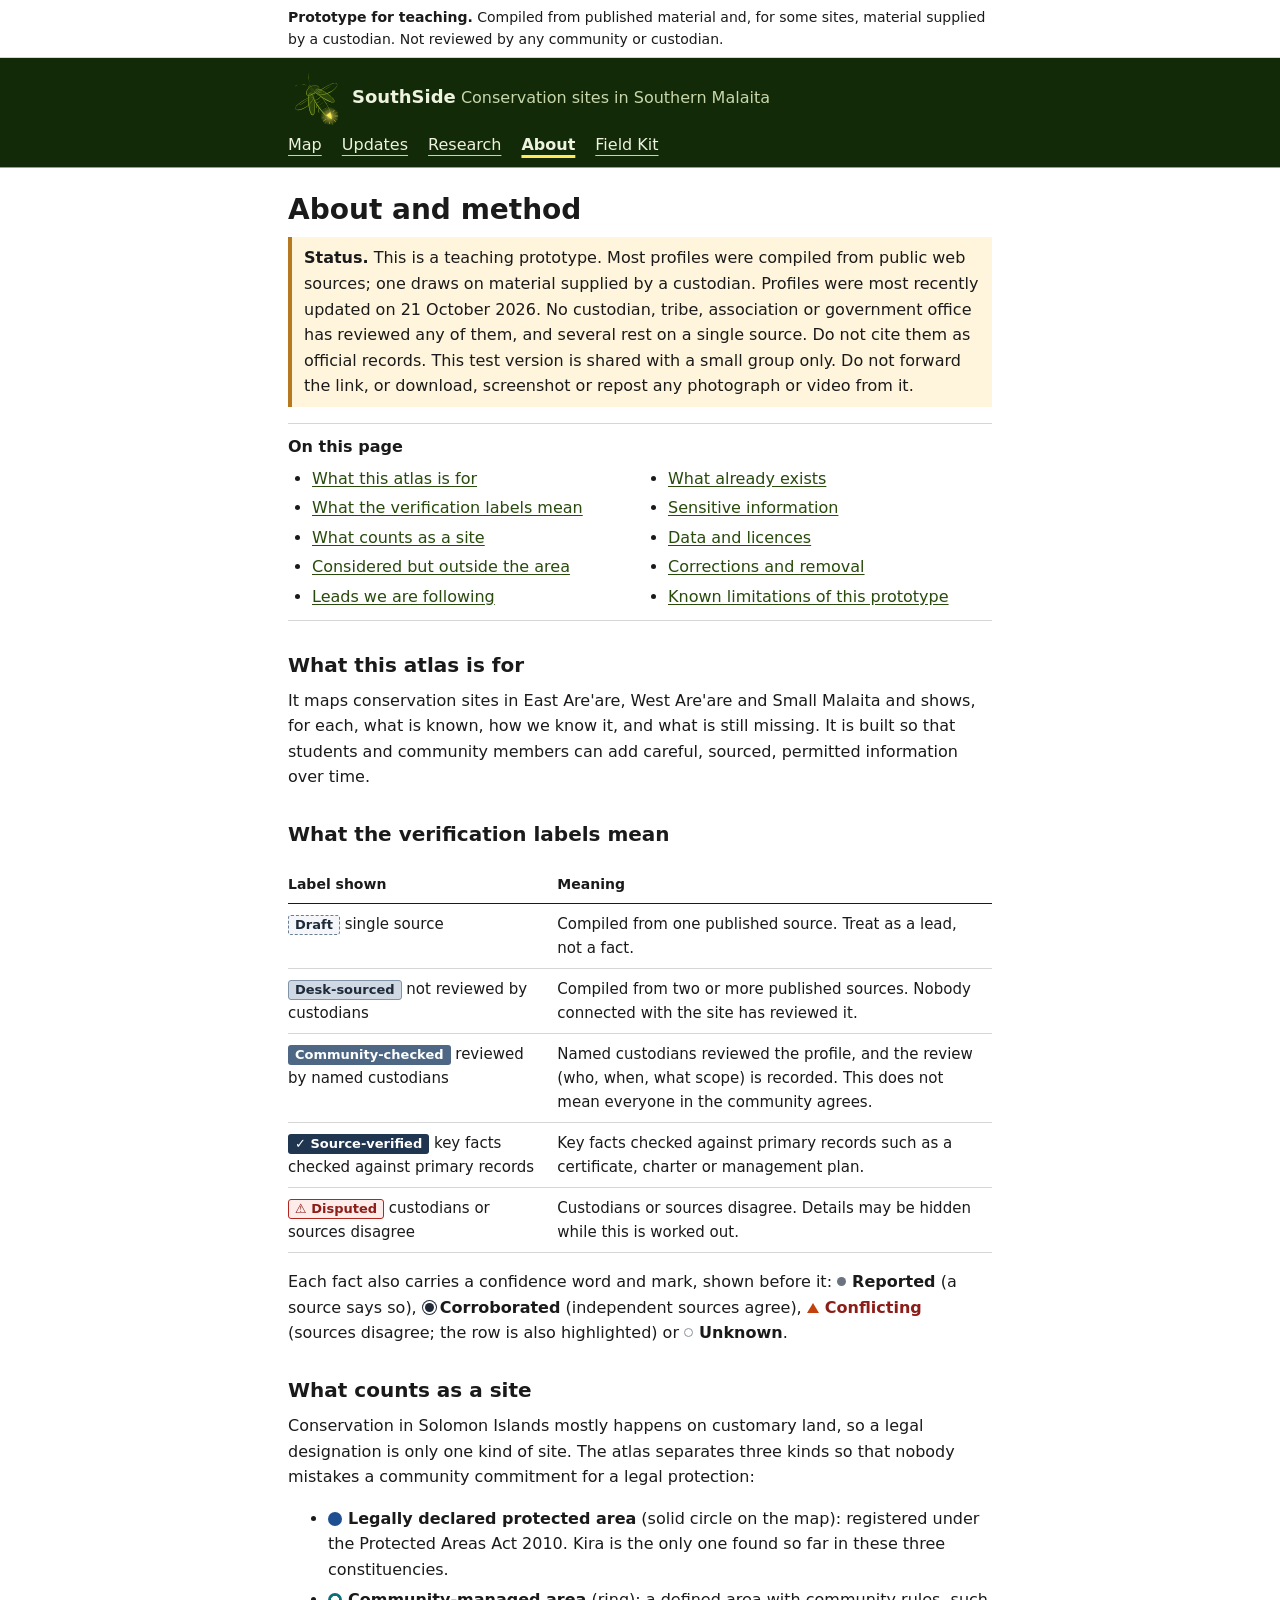
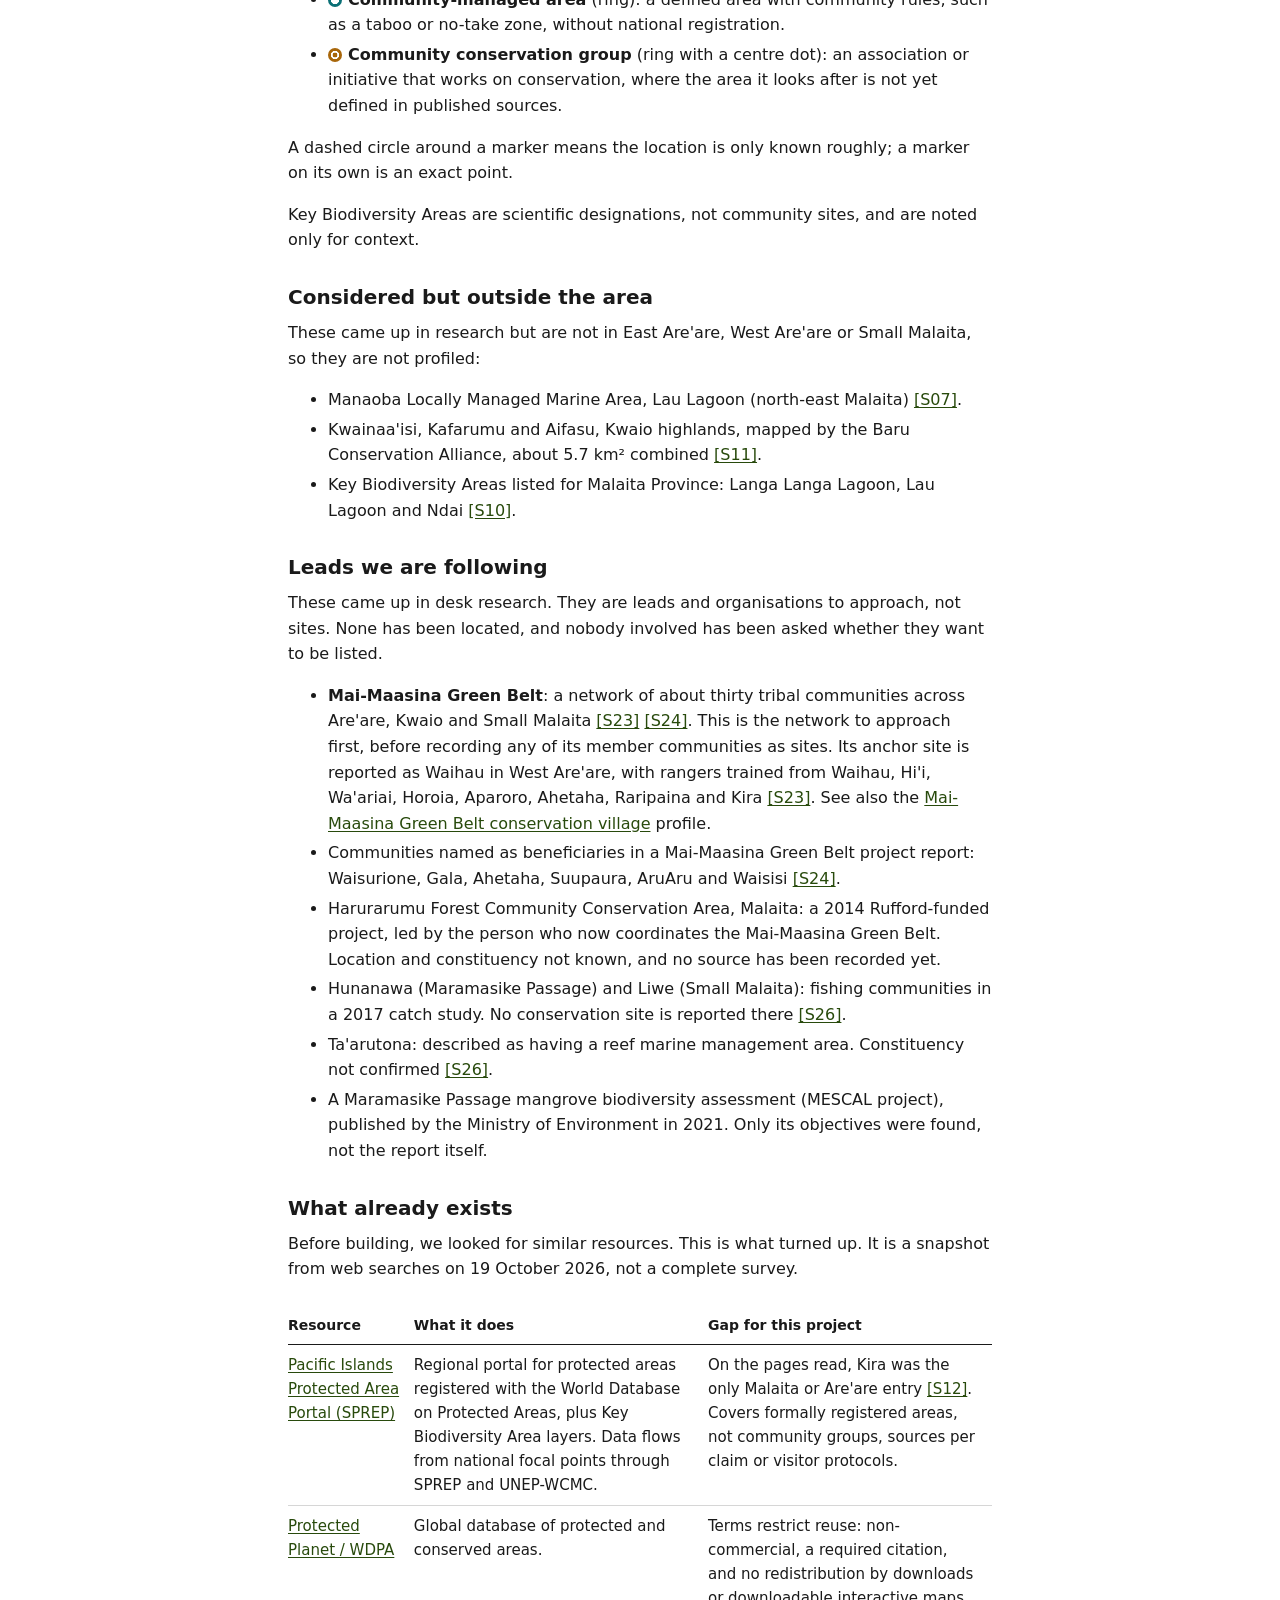
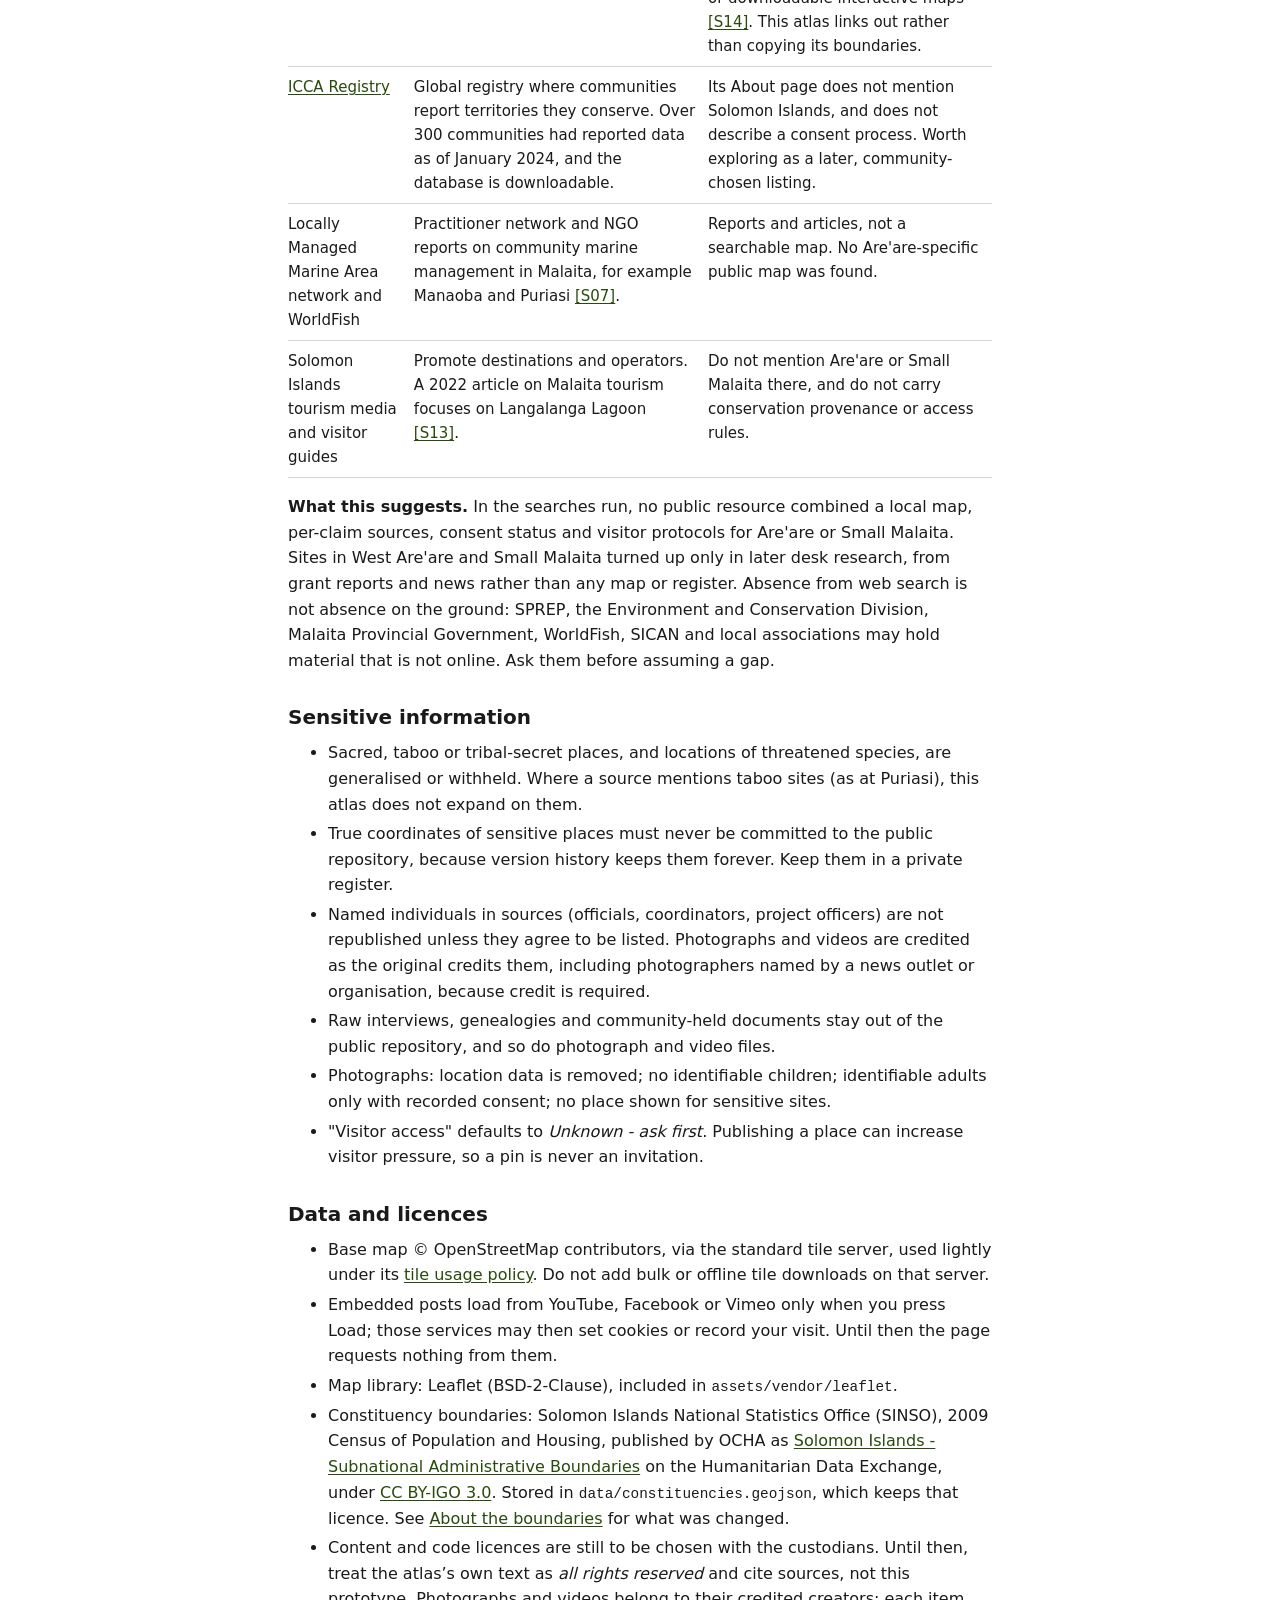
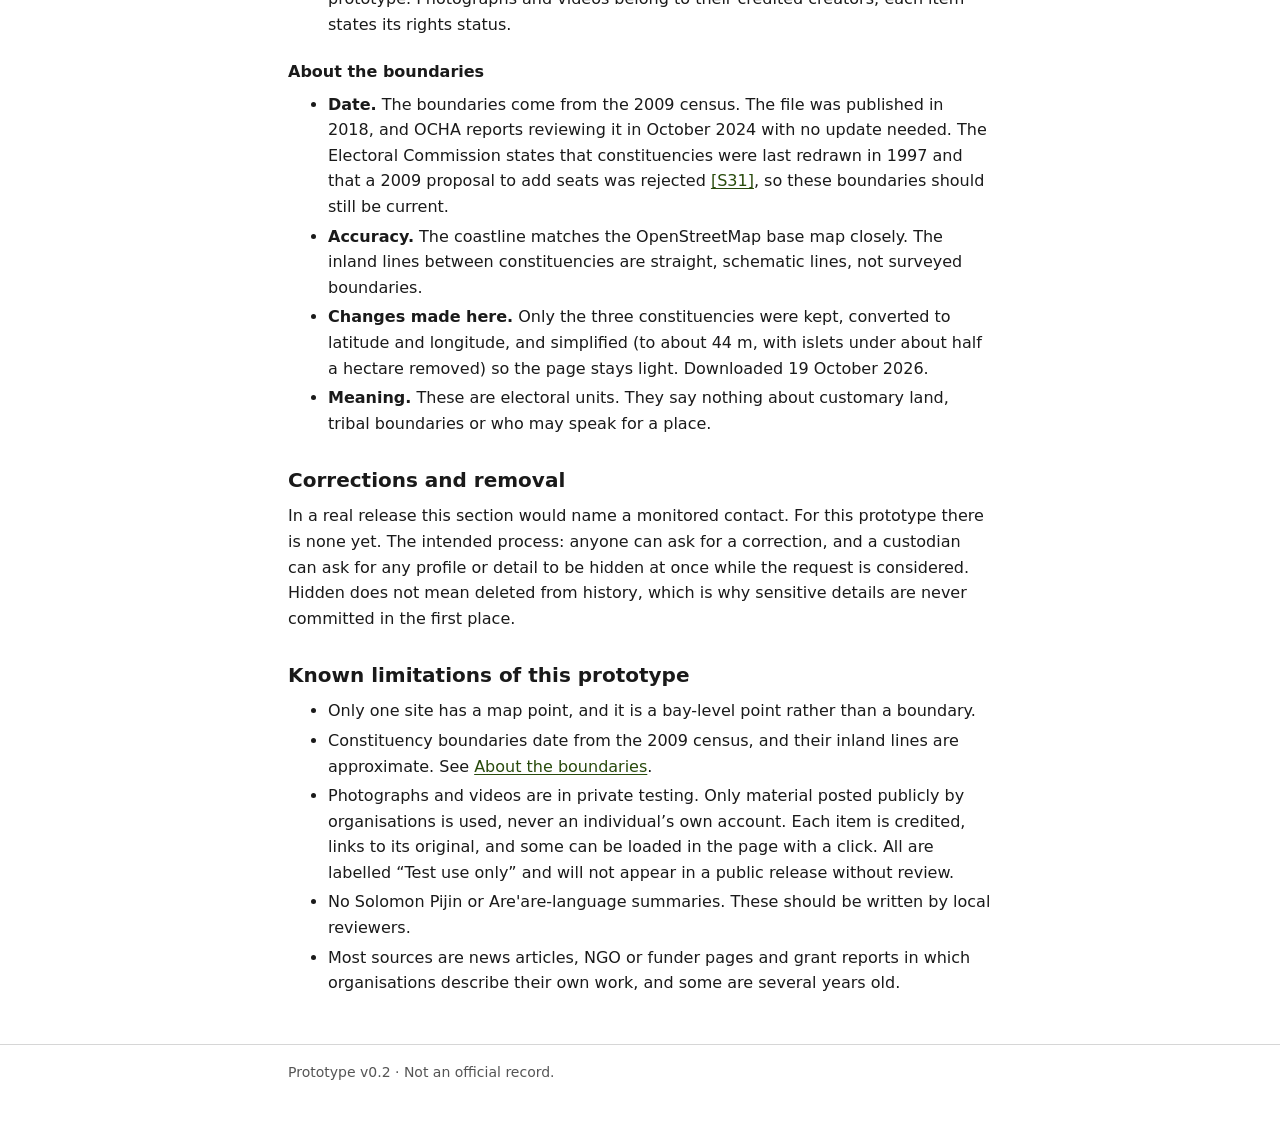
<file: about.html>
<!doctype html>
<html lang="en">
<head>
<meta charset="utf-8">
<meta http-equiv="Content-Security-Policy" content="default-src 'self'; script-src 'self'; style-src 'self'; img-src 'self' https://tile.openstreetmap.org; connect-src 'self'; frame-src https://www.youtube-nocookie.com https://www.facebook.com https://player.vimeo.com; media-src 'none'; object-src 'none'; base-uri 'none'; form-action 'none'">
<meta name="viewport" content="width=device-width, initial-scale=1">
<meta name="robots" content="noindex">
<meta name="description" content="SouthSide: conservation sites in Southern Malaita, Solomon Islands. Teaching prototype, not reviewed by custodians.">
<title>About and method - SouthSide (prototype)</title>
<link rel="stylesheet" href="assets/css/styles.css">
<link rel="icon" href="assets/img/favicon-32.png" sizes="32x32" type="image/png">
<link rel="icon" href="assets/img/favicon.svg" type="image/svg+xml">
<link rel="apple-touch-icon" href="assets/img/apple-touch-icon.png">
</head>
<body>
<a class="skip" href="#main">Skip to content</a>
<div class="proto"><p class="wrap"><strong>Prototype for teaching.</strong> Compiled from published material and, for some sites, material supplied by a custodian. Not reviewed by any community or custodian.</p></div>
<header class="site-header"><div class="wrap">
  <a class="brand" href="index.html"><img class="brand-mark" src="assets/img/firefly-header.svg" width="40" height="40" alt="">SouthSide</a> <span class="tagline">Conservation sites in Southern Malaita</span>
  <nav aria-label="Main"><a href="index.html">Map</a><a href="updates.html">Updates</a><a href="library.html">Research</a><a href="about.html" aria-current="page">About</a><a href="kit.html">Field Kit</a></nav>
</div></header>

<main id="main" class="wrap">
  <h1>About and method</h1>

  <p class="callout callout-caution"><strong>Status.</strong> This is a teaching prototype. Most profiles were compiled from public web sources; one draws on material supplied by a custodian. Profiles were most recently updated on 21 October 2026. No custodian, tribe, association or government office has reviewed any of them, and several rest on a single source. Do not cite them as official records. This test version is shared with a small group only. Do not forward the link, or download, screenshot or repost any photograph or video from it.</p>

  <nav class="toc" aria-labelledby="toc-title">
    <p class="toc-title" id="toc-title">On this page</p>
    <ul>
      <li><a href="#purpose">What this atlas is for</a></li>
      <li><a href="#levels">What the verification labels mean</a></li>
      <li><a href="#what-counts">What counts as a site</a></li>
      <li><a href="#outside">Considered but outside the area</a></li>
      <li><a href="#leads">Leads we are following</a></li>
      <li><a href="#existing">What already exists</a></li>
      <li><a href="#sensitive">Sensitive information</a></li>
      <li><a href="#data">Data and licences</a></li>
      <li><a href="#corrections">Corrections and removal</a></li>
      <li><a href="#limitations">Known limitations of this prototype</a></li>
    </ul>
  </nav>

  <h2 id="purpose">What this atlas is for</h2>
  <p>It maps conservation sites in East Are'are, West Are'are and Small Malaita and shows, for each, what is known, how we know it, and what is still missing. It is built so that students and community members can add careful, sourced, permitted information over time.</p>

  <h2 id="levels">What the verification labels mean</h2>
  <div class="table-scroll"><table>
    <thead><tr><th scope="col">Label shown</th><th scope="col">Meaning</th></tr></thead>
    <tbody>
      <tr><th scope="row"><span class="badge badge-draft">Draft</span> single source</th><td>Compiled from one published source. Treat as a lead, not a fact.</td></tr>
      <tr><th scope="row"><span class="badge badge-desk_sourced">Desk-sourced</span> not reviewed by custodians</th><td>Compiled from two or more published sources. Nobody connected with the site has reviewed it.</td></tr>
      <tr><th scope="row"><span class="badge badge-community_checked">Community-checked</span> reviewed by named custodians</th><td>Named custodians reviewed the profile, and the review (who, when, what scope) is recorded. This does not mean everyone in the community agrees.</td></tr>
      <tr><th scope="row"><span class="badge badge-source_verified">Source-verified</span> key facts checked against primary records</th><td>Key facts checked against primary records such as a certificate, charter or management plan.</td></tr>
      <tr><th scope="row"><span class="badge badge-disputed">Disputed</span> custodians or sources disagree</th><td>Custodians or sources disagree. Details may be hidden while this is worked out.</td></tr>
    </tbody>
  </table></div>
  <p>Each fact also carries a confidence word and mark, shown before it: <span class="conf conf-reported"><span class="conf-mark" aria-hidden="true"></span>Reported</span> (a source says so), <span class="conf conf-corroborated"><span class="conf-mark" aria-hidden="true"></span>Corroborated</span> (independent sources agree), <span class="conf conf-conflicting"><span class="conf-mark" aria-hidden="true"></span>Conflicting</span> (sources disagree; the row is also highlighted) or <span class="conf conf-unknown"><span class="conf-mark" aria-hidden="true"></span>Unknown</span>.</p>

  <h2 id="what-counts">What counts as a site</h2>
  <p>Conservation in Solomon Islands mostly happens on customary land, so a legal designation is only one kind of site. The atlas separates three kinds so that nobody mistakes a community commitment for a legal protection:</p>
  <ul>
    <li><span class="mark shape-legal_pa" aria-hidden="true"></span><strong>Legally declared protected area</strong> (solid circle on the map): registered under the Protected Areas Act 2010. Kira is the only one found so far in these three constituencies.</li>
    <li><span class="mark shape-community_area" aria-hidden="true"></span><strong>Community-managed area</strong> (ring): a defined area with community rules, such as a taboo or no-take zone, without national registration.</li>
    <li><span class="mark shape-community_group" aria-hidden="true"></span><strong>Community conservation group</strong> (ring with a centre dot): an association or initiative that works on conservation, where the area it looks after is not yet defined in published sources.</li>
  </ul>
  <p>A dashed circle around a marker means the location is only known roughly; a marker on its own is an exact point.</p>
  <p>Key Biodiversity Areas are scientific designations, not community sites, and are noted only for context.</p>

  <h2 id="outside">Considered but outside the area</h2>
  <p>These came up in research but are not in East Are'are, West Are'are or Small Malaita, so they are not profiled:</p>
  <ul>
    <li>Manaoba Locally Managed Marine Area, Lau Lagoon (north-east Malaita) <a href="https://tunapacific.ffa.int/2020/06/30/malaitans-reap-benefits-from-conserving-marine-areas/" rel="noopener">[S07]</a>.</li>
    <li>Kwainaa'isi, Kafarumu and Aifasu, Kwaio highlands, mapped by the Baru Conservation Alliance, about 5.7 km&sup2; combined <a href="https://australian.museum/learn/news/blog/new-conservation-areas-malaita-and-bougainville/" rel="noopener">[S11]</a>.</li>
    <li>Key Biodiversity Areas listed for Malaita Province: Langa Langa Lagoon, Lau Lagoon and Ndai <a href="https://en.wikipedia.org/wiki/Protected_areas_of_Solomon_Islands" rel="noopener">[S10]</a>.</li>
  </ul>

  <h2 id="leads">Leads we are following</h2>
  <p>These came up in desk research. They are leads and organisations to approach, not sites. None has been located, and nobody involved has been asked whether they want to be listed.</p>
  <ul>
    <li><strong>Mai-Maasina Green Belt</strong>: a network of about thirty tribal communities across Are'are, Kwaio and Small Malaita <a href="https://www.undp.org/pacific/press-releases/local-wisdom-global-impact-celebrating-mai-maasina-green-belt-world-environment-day" rel="noopener">[S23]</a> <a href="https://cepf.net/resources/final-project-report/final-project-report-2514" rel="noopener">[S24]</a>. This is the network to approach first, before recording any of its member communities as sites. Its anchor site is reported as Waihau in West Are'are, with rangers trained from Waihau, Hi'i, Wa'ariai, Horoia, Aparoro, Ahetaha, Raripaina and Kira <a href="https://www.undp.org/pacific/press-releases/local-wisdom-global-impact-celebrating-mai-maasina-green-belt-world-environment-day" rel="noopener">[S23]</a>. See also the <a href="site.html?id=SM-003">Mai-Maasina Green Belt conservation village</a> profile.</li>
    <li>Communities named as beneficiaries in a Mai-Maasina Green Belt project report: Waisurione, Gala, Ahetaha, Suupaura, AruAru and Waisisi <a href="https://cepf.net/resources/final-project-report/final-project-report-2514" rel="noopener">[S24]</a>.</li>
    <li>Harurarumu Forest Community Conservation Area, Malaita: a 2014 Rufford-funded project, led by the person who now coordinates the Mai-Maasina Green Belt. Location and constituency not known, and no source has been recorded yet.</li>
    <li>Hunanawa (Maramasike Passage) and Liwe (Small Malaita): fishing communities in a 2017 catch study. No conservation site is reported there <a href="https://pmc.ncbi.nlm.nih.gov/articles/PMC9005606" rel="noopener">[S26]</a>.</li>
    <li>Ta'arutona: described as having a reef marine management area. Constituency not confirmed <a href="https://pmc.ncbi.nlm.nih.gov/articles/PMC9005606" rel="noopener">[S26]</a>.</li>
    <li>A Maramasike Passage mangrove biodiversity assessment (MESCAL project), published by the Ministry of Environment in 2021. Only its objectives were found, not the report itself.</li>
  </ul>

  <h2 id="existing">What already exists</h2>
  <p>Before building, we looked for similar resources. This is what turned up. It is a snapshot from web searches on 19 October 2026, not a complete survey.</p>
  <div class="table-scroll"><table class="stack">
    <thead><tr><th scope="col">Resource</th><th scope="col">What it does</th><th scope="col">Gap for this project</th></tr></thead>
    <tbody>
      <tr><th scope="row"><a href="https://pipap.sprep.org/" rel="noopener">Pacific Islands Protected Area Portal (SPREP)</a></th><td data-label="What it does">Regional portal for protected areas registered with the World Database on Protected Areas, plus Key Biodiversity Area layers. Data flows from national focal points through SPREP and UNEP-WCMC.</td><td data-label="Gap for this project">On the pages read, Kira was the only Malaita or Are'are entry <a href="https://pipap.sprep.org/tags/community-conservation-areas" rel="noopener">[S12]</a>. Covers formally registered areas, not community groups, sources per claim or visitor protocols.</td></tr>
      <tr><th scope="row"><a href="https://www.protectedplanet.net/" rel="noopener">Protected Planet / WDPA</a></th><td data-label="What it does">Global database of protected and conserved areas.</td><td data-label="Gap for this project">Terms restrict reuse: non-commercial, a required citation, and no redistribution by downloads or downloadable interactive maps <a href="https://www.protectedplanet.net/en/legal" rel="noopener">[S14]</a>. This atlas links out rather than copying its boundaries.</td></tr>
      <tr><th scope="row"><a href="https://www.iccaregistry.org/" rel="noopener">ICCA Registry</a></th><td data-label="What it does">Global registry where communities report territories they conserve. Over 300 communities had reported data as of January 2024, and the database is downloadable.</td><td data-label="Gap for this project">Its About page does not mention Solomon Islands, and does not describe a consent process. Worth exploring as a later, community-chosen listing.</td></tr>
      <tr><th scope="row">Locally Managed Marine Area network and WorldFish</th><td data-label="What it does">Practitioner network and NGO reports on community marine management in Malaita, for example Manaoba and Puriasi <a href="https://tunapacific.ffa.int/2020/06/30/malaitans-reap-benefits-from-conserving-marine-areas/" rel="noopener">[S07]</a>.</td><td data-label="Gap for this project">Reports and articles, not a searchable map. No Are'are-specific public map was found.</td></tr>
      <tr><th scope="row">Solomon Islands tourism media and visitor guides</th><td data-label="What it does">Promote destinations and operators. A 2022 article on Malaita tourism focuses on Langalanga Lagoon <a href="https://tourism.islesmedia.net/unlocking-the-tourism-potential-of-malaita-province/" rel="noopener">[S13]</a>.</td><td data-label="Gap for this project">Do not mention Are'are or Small Malaita there, and do not carry conservation provenance or access rules.</td></tr>
    </tbody>
  </table></div>
  <p><strong>What this suggests.</strong> In the searches run, no public resource combined a local map, per-claim sources, consent status and visitor protocols for Are'are or Small Malaita. Sites in West Are'are and Small Malaita turned up only in later desk research, from grant reports and news rather than any map or register. Absence from web search is not absence on the ground: SPREP, the Environment and Conservation Division, Malaita Provincial Government, WorldFish, SICAN and local associations may hold material that is not online. Ask them before assuming a gap.</p>

  <h2 id="sensitive">Sensitive information</h2>
  <ul>
    <li>Sacred, taboo or tribal-secret places, and locations of threatened species, are generalised or withheld. Where a source mentions taboo sites (as at Puriasi), this atlas does not expand on them.</li>
    <li>True coordinates of sensitive places must never be committed to the public repository, because version history keeps them forever. Keep them in a private register.</li>
    <li>Named individuals in sources (officials, coordinators, project officers) are not republished unless they agree to be listed. Photographs and videos are credited as the original credits them, including photographers named by a news outlet or organisation, because credit is required.</li>
    <li>Raw interviews, genealogies and community-held documents stay out of the public repository, and so do photograph and video files.</li>
    <li>Photographs: location data is removed; no identifiable children; identifiable adults only with recorded consent; no place shown for sensitive sites.</li>
    <li>"Visitor access" defaults to <em>Unknown - ask first</em>. Publishing a place can increase visitor pressure, so a pin is never an invitation.</li>
  </ul>

  <h2 id="data">Data and licences</h2>
  <ul>
    <li>Base map &copy; OpenStreetMap contributors, via the standard tile server, used lightly under its <a href="https://operations.osmfoundation.org/policies/tiles/" rel="noopener">tile usage policy</a>. Do not add bulk or offline tile downloads on that server.</li>
    <li>Embedded posts load from YouTube, Facebook or Vimeo only when you press Load; those services may then set cookies or record your visit. Until then the page requests nothing from them.</li>
    <li>Map library: Leaflet (BSD-2-Clause), included in <code>assets/vendor/leaflet</code>.</li>
    <li>Constituency boundaries: Solomon Islands National Statistics Office (SINSO), 2009 Census of Population and Housing, published by OCHA as <a href="https://data.humdata.org/dataset/cod-ab-slb" rel="noopener">Solomon Islands - Subnational Administrative Boundaries</a> on the Humanitarian Data Exchange, under <a href="https://creativecommons.org/licenses/by/3.0/igo/" rel="noopener">CC BY-IGO 3.0</a>. Stored in <code>data/constituencies.geojson</code>, which keeps that licence. See <a href="#boundaries">About the boundaries</a> for what was changed.</li>
    <li>Content and code licences are still to be chosen with the custodians. Until then, treat the atlas&rsquo;s own text as <em>all rights reserved</em> and cite sources, not this prototype. Photographs and videos belong to their credited creators; each item states its rights status.</li>
  </ul>

  <h3 id="boundaries">About the boundaries</h3>
  <ul>
    <li><strong>Date.</strong> The boundaries come from the 2009 census. The file was published in 2018, and OCHA reports reviewing it in October 2024 with no update needed. The Electoral Commission states that constituencies were last redrawn in 1997 and that a 2009 proposal to add seats was rejected <a href="https://siec.gov.sb/elections/election-review/electoral-systems-and-boundaries/" rel="noopener">[S31]</a>, so these boundaries should still be current.</li>
    <li><strong>Accuracy.</strong> The coastline matches the OpenStreetMap base map closely. The inland lines between constituencies are straight, schematic lines, not surveyed boundaries.</li>
    <li><strong>Changes made here.</strong> Only the three constituencies were kept, converted to latitude and longitude, and simplified (to about 44 m, with islets under about half a hectare removed) so the page stays light. Downloaded 19 October 2026.</li>
    <li><strong>Meaning.</strong> These are electoral units. They say nothing about customary land, tribal boundaries or who may speak for a place.</li>
  </ul>

  <h2 id="corrections">Corrections and removal</h2>
  <p>In a real release this section would name a monitored contact. For this prototype there is none yet. The intended process: anyone can ask for a correction, and a custodian can ask for any profile or detail to be hidden at once while the request is considered. Hidden does not mean deleted from history, which is why sensitive details are never committed in the first place.</p>

  <h2 id="limitations">Known limitations of this prototype</h2>
  <ul>
    <li>Only one site has a map point, and it is a bay-level point rather than a boundary.</li>
    <li>Constituency boundaries date from the 2009 census, and their inland lines are approximate. See <a href="#boundaries">About the boundaries</a>.</li>
    <li>Photographs and videos are in private testing. Only material posted publicly by organisations is used, never an individual&rsquo;s own account. Each item is credited, links to its original, and some can be loaded in the page with a click. All are labelled &ldquo;Test use only&rdquo; and will not appear in a public release without review.</li>
    <li>No Solomon Pijin or Are'are-language summaries. These should be written by local reviewers.</li>
    <li>Most sources are news articles, NGO or funder pages and grant reports in which organisations describe their own work, and some are several years old.</li>
  </ul>
</main>

<footer><div class="wrap"><p>Prototype v0.2 &middot; Not an official record.</p></div></footer>
</body>
</html>
</file>
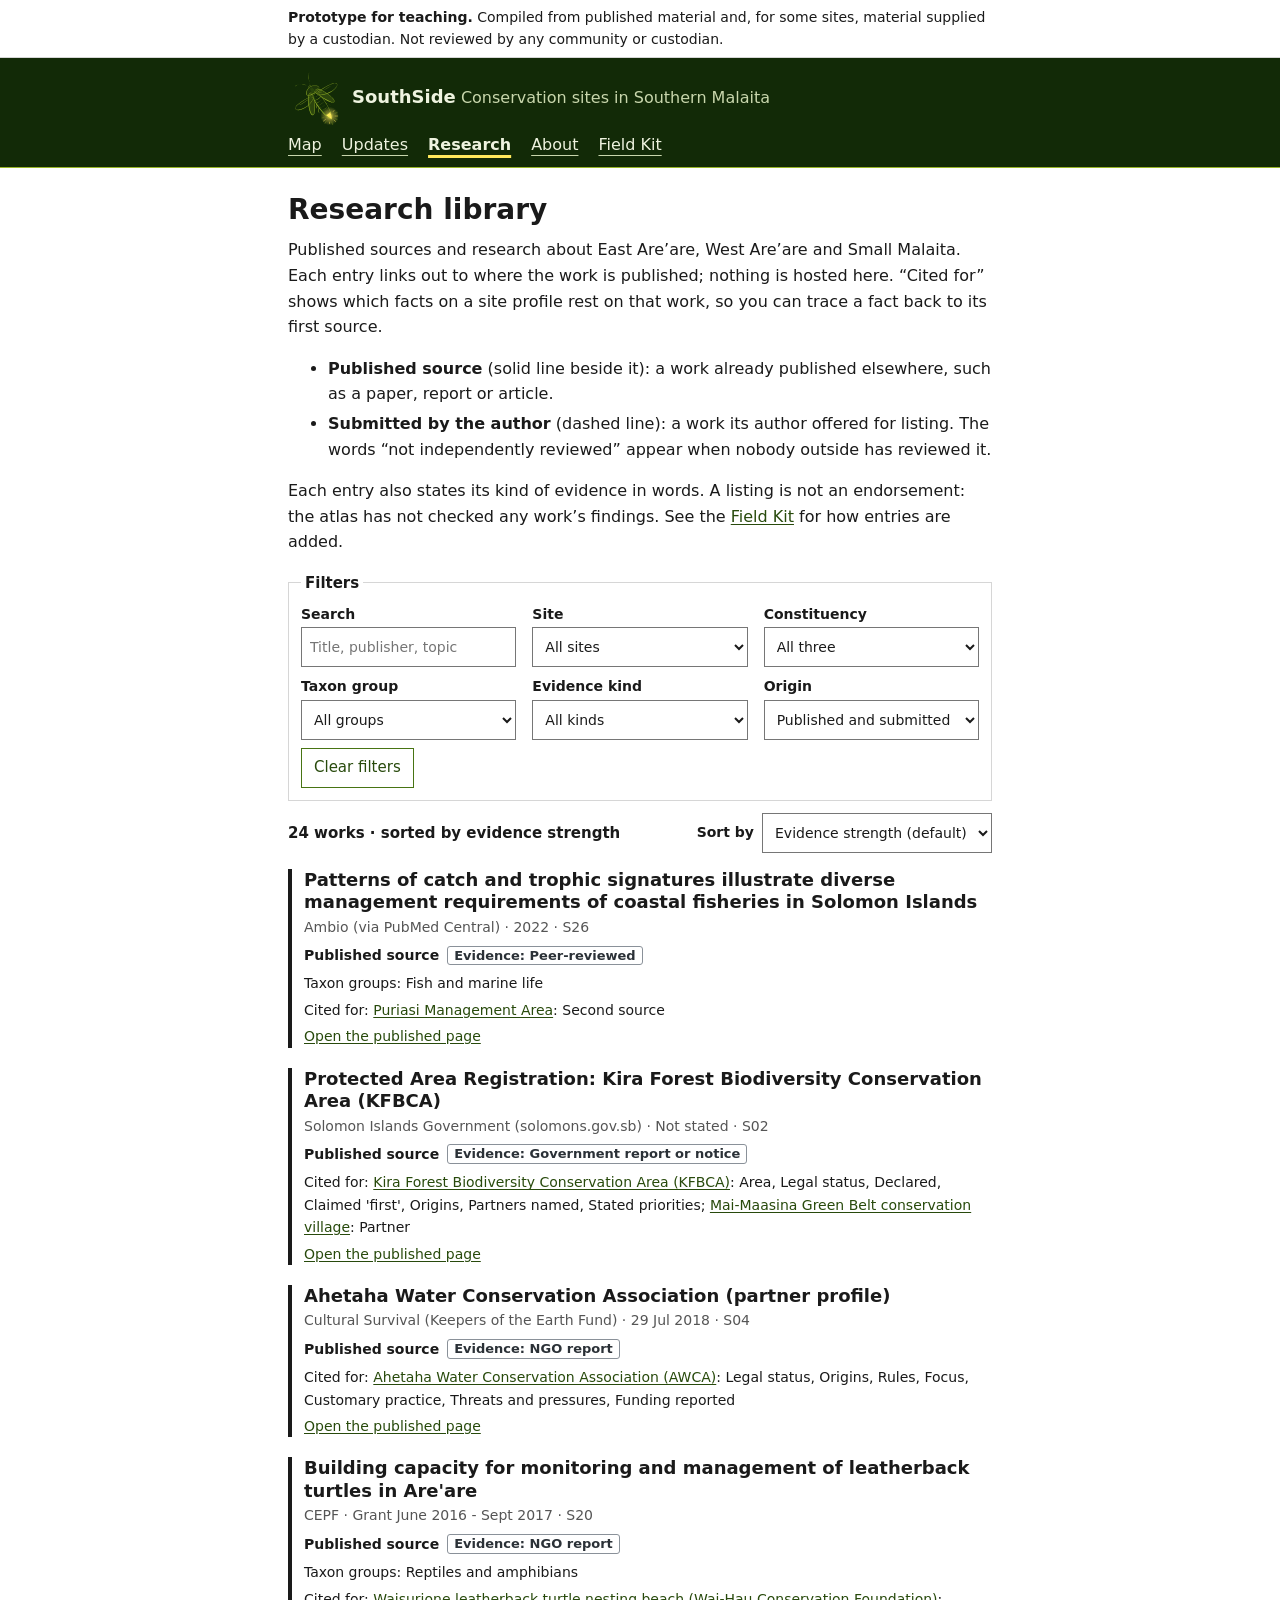
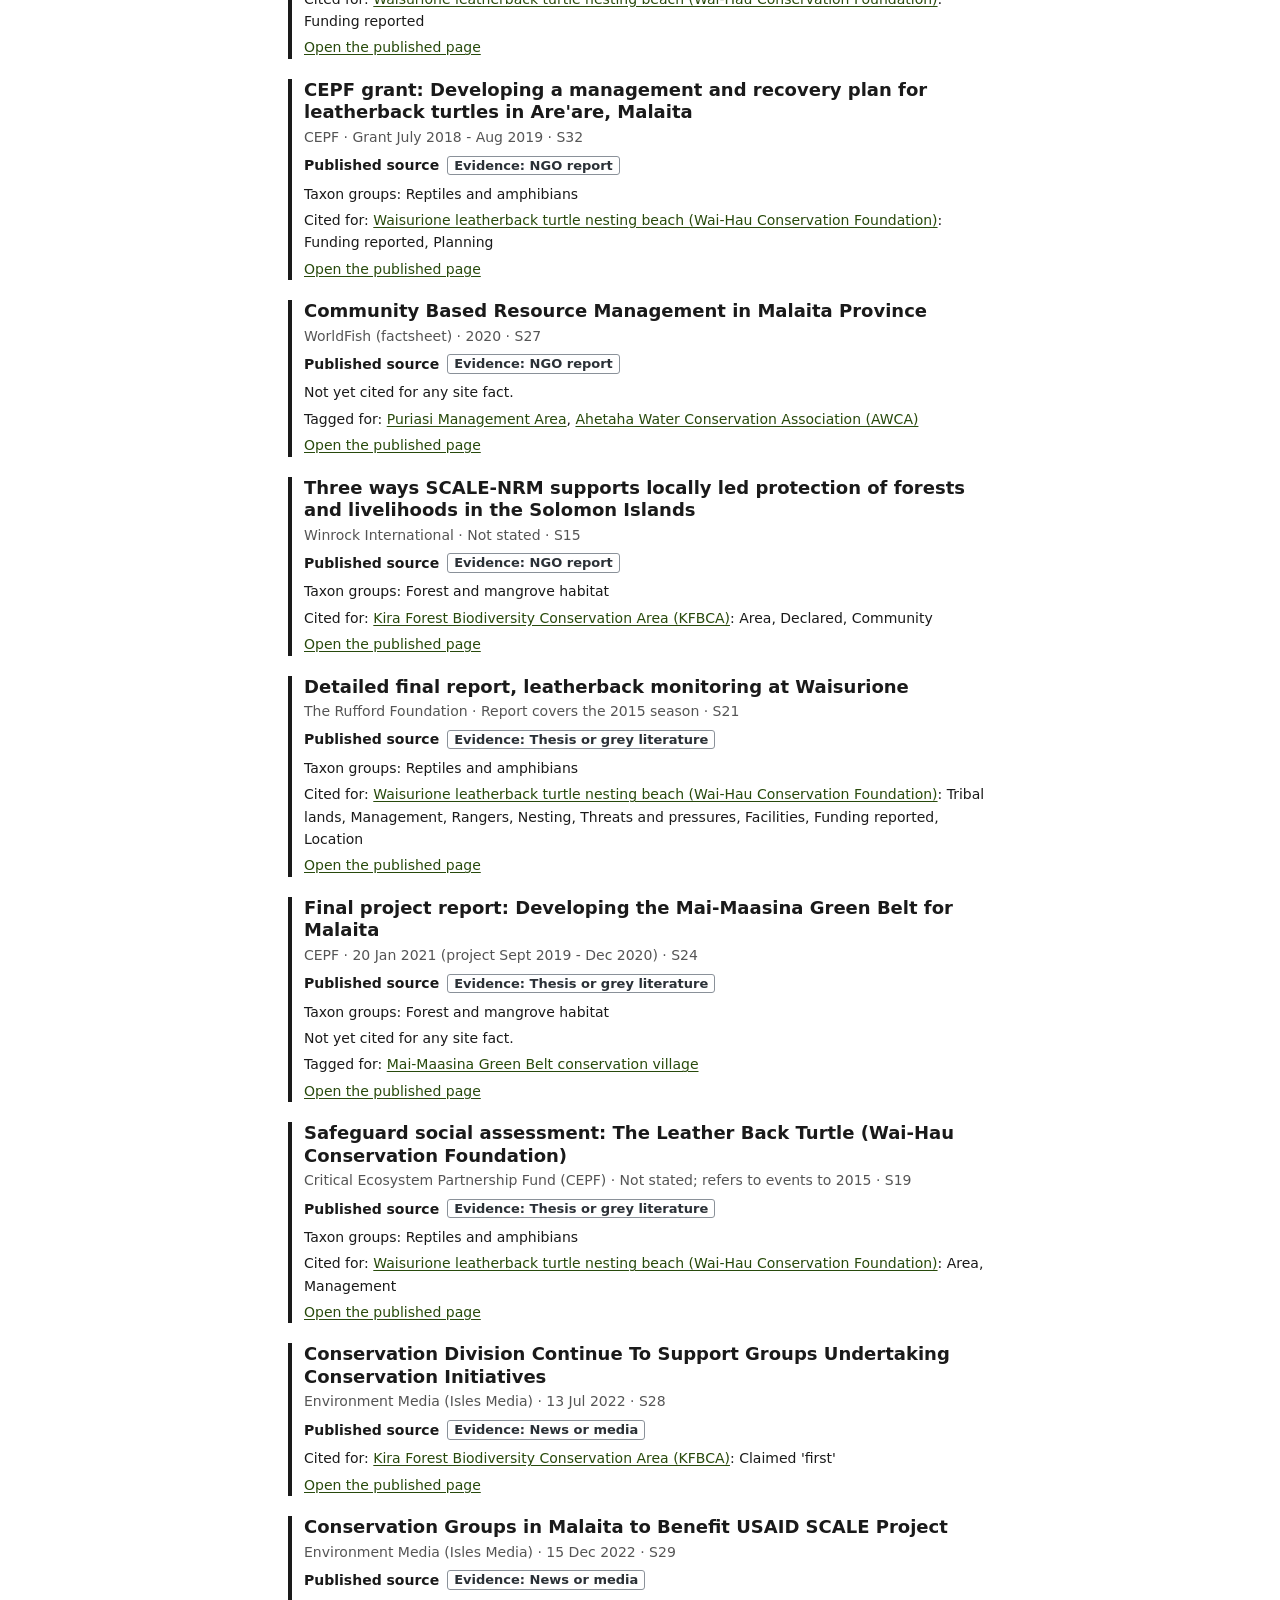
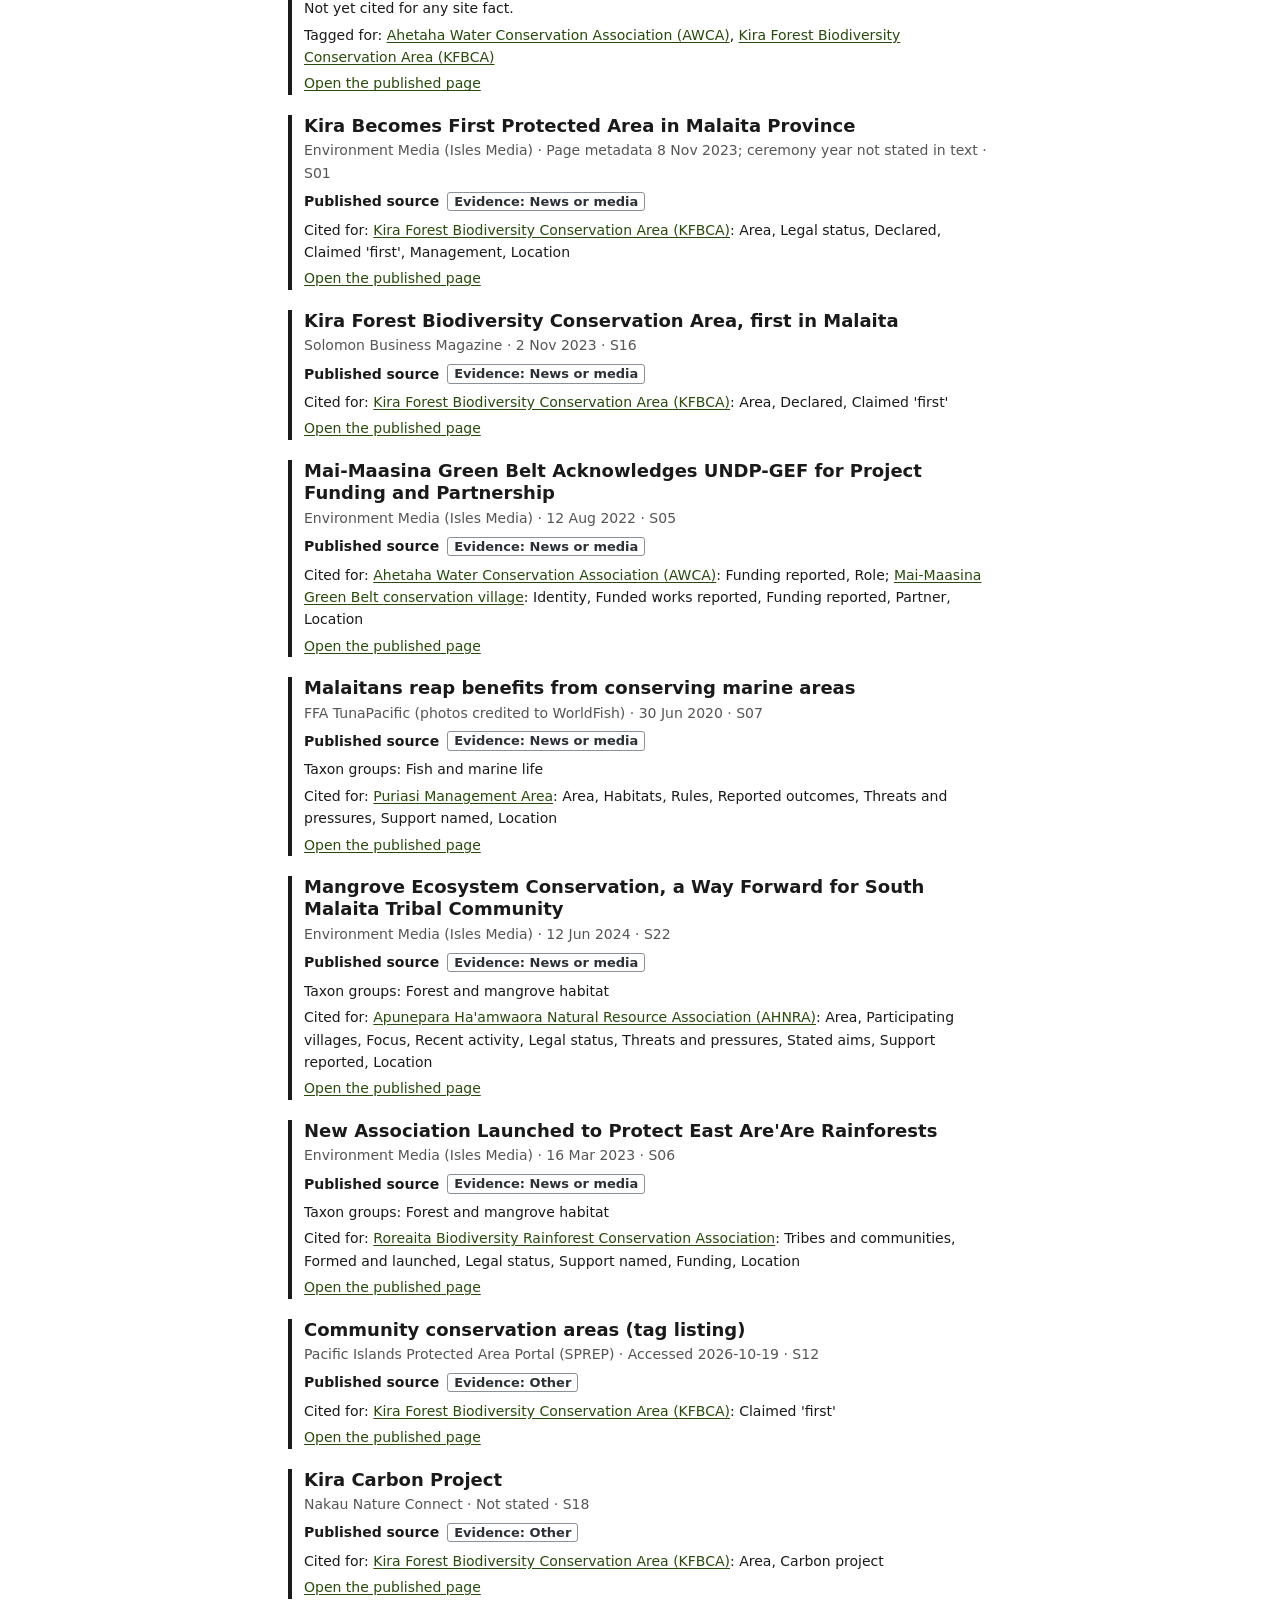
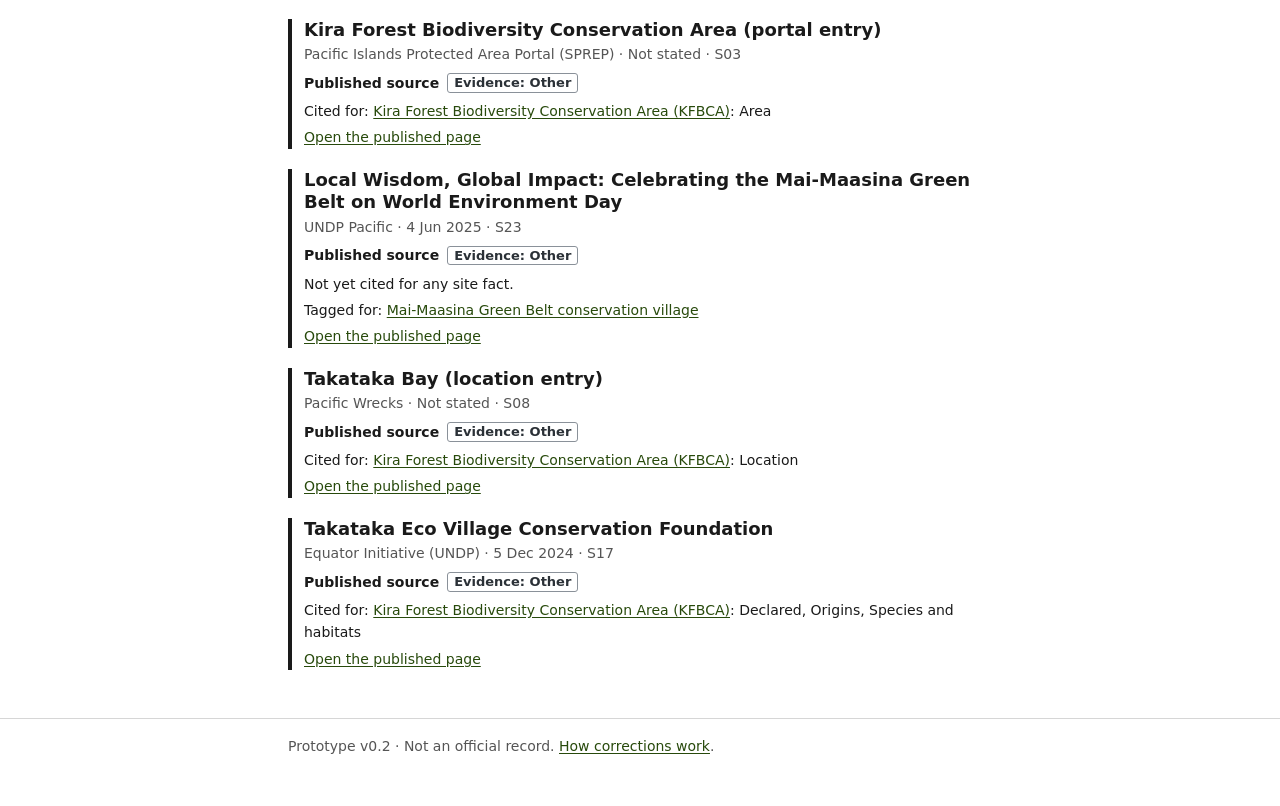
<file: library.html>
<!doctype html>
<html lang="en">
<head>
<meta charset="utf-8">
<meta http-equiv="Content-Security-Policy" content="default-src 'self'; script-src 'self'; style-src 'self'; img-src 'self' https://tile.openstreetmap.org; connect-src 'self'; frame-src https://www.youtube-nocookie.com https://www.facebook.com https://player.vimeo.com; media-src 'none'; object-src 'none'; base-uri 'none'; form-action 'none'">
<meta name="viewport" content="width=device-width, initial-scale=1">
<meta name="robots" content="noindex">
<meta name="description" content="SouthSide: research library for conservation sites in Southern Malaita, Solomon Islands. Teaching prototype, not reviewed by custodians.">
<title>Research library - SouthSide (prototype)</title>
<link rel="stylesheet" href="assets/css/styles.css">
<link rel="icon" href="assets/img/favicon-32.png" sizes="32x32" type="image/png">
<link rel="icon" href="assets/img/favicon.svg" type="image/svg+xml">
<link rel="apple-touch-icon" href="assets/img/apple-touch-icon.png">
</head>
<body>
<a class="skip" href="#main">Skip to content</a>
<div class="proto"><p class="wrap"><strong>Prototype for teaching.</strong> Compiled from published material and, for some sites, material supplied by a custodian. Not reviewed by any community or custodian.</p></div>
<header class="site-header"><div class="wrap">
  <a class="brand" href="index.html"><img class="brand-mark" src="assets/img/firefly-header.svg" width="40" height="40" alt="">SouthSide</a> <span class="tagline">Conservation sites in Southern Malaita</span>
  <nav aria-label="Main"><a href="index.html">Map</a><a href="updates.html">Updates</a><a href="library.html" aria-current="page">Research</a><a href="about.html">About</a><a href="kit.html">Field Kit</a></nav>
</div></header>

<main id="main" class="wrap">
  <h1>Research library</h1>
  <p>Published sources and research about East Are&rsquo;are, West Are&rsquo;are and Small Malaita. Each entry links out to where the work is published; nothing is hosted here. &ldquo;Cited for&rdquo; shows which facts on a site profile rest on that work, so you can trace a fact back to its first source.</p>
  <ul>
    <li><strong>Published source</strong> (solid line beside it): a work already published elsewhere, such as a paper, report or article.</li>
    <li><strong>Submitted by the author</strong> (dashed line): a work its author offered for listing. The words &ldquo;not independently reviewed&rdquo; appear when nobody outside has reviewed it.</li>
  </ul>
  <p>Each entry also states its kind of evidence in words. A listing is not an endorsement: the atlas has not checked any work&rsquo;s findings.<span data-update-ask hidden> To submit research: <span data-update-contact></span>.</span> See the <a href="kit.html#research">Field Kit</a> for how entries are added.</p>

  <form class="library-tools" data-no-submit>
    <fieldset class="filter-set">
      <legend>Filters</legend>
      <div class="filters">
        <label>Search<input id="l-q" type="search" placeholder="Title, publisher, topic"></label>
        <label>Site<select id="l-site"><option value="">All sites</option></select></label>
        <label>Constituency<select id="l-constituency"><option value="">All three</option></select></label>
        <label>Taxon group<select id="l-taxon"><option value="">All groups</option></select></label>
        <label>Evidence kind<select id="l-kind"><option value="">All kinds</option></select></label>
        <label>Origin<select id="l-origin"><option value="">Published and submitted</option></select></label>
        <button type="button" class="btn filter-clear" id="l-clear">Clear filters</button>
      </div>
    </fieldset>
    <div class="results-bar">
      <p class="results-line" id="l-count" aria-live="polite"></p>
      <label class="sort-by">Sort by<select id="l-sort"><option value="strength">Evidence strength (default)</option><option value="title">Title</option></select></label>
    </div>
  </form>

  <div id="library"><p class="muted">Loading the library&hellip;</p></div>
</main>

<footer><div class="wrap"><p>Prototype v0.2 &middot; Not an official record. <a href="about.html#corrections">How corrections work</a>.</p></div></footer>

<script src="assets/js/common.js"></script>
<script src="assets/js/updates.js"></script>
<script src="assets/js/library.js"></script>
</body>
</html>
</file>
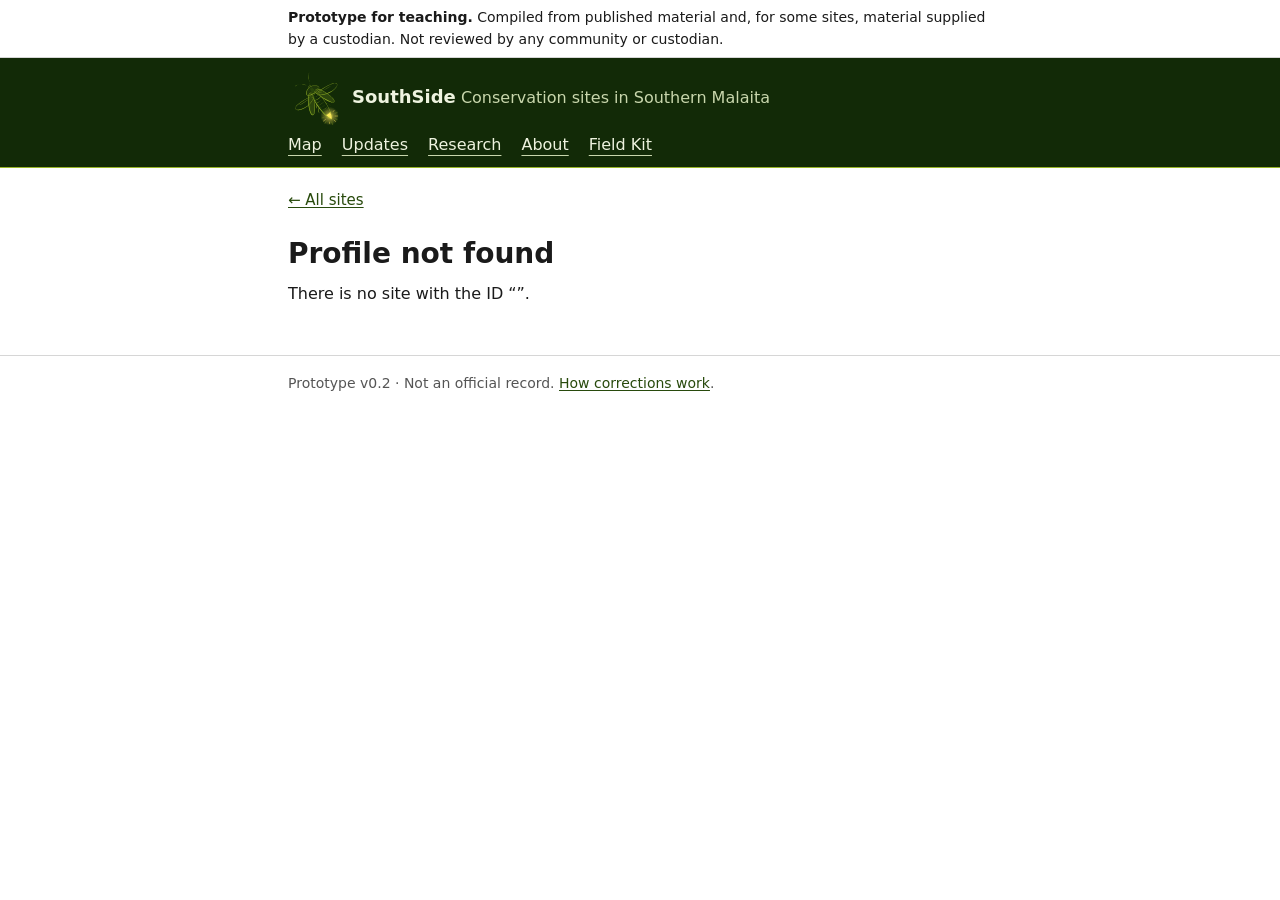
<file: site.html>
<!doctype html>
<html lang="en">
<head>
<meta charset="utf-8">
<meta http-equiv="Content-Security-Policy" content="default-src 'self'; script-src 'self'; style-src 'self'; img-src 'self' https://tile.openstreetmap.org; connect-src 'self'; frame-src https://www.youtube-nocookie.com https://www.facebook.com https://player.vimeo.com; media-src 'none'; object-src 'none'; base-uri 'none'; form-action 'none'">
<meta name="viewport" content="width=device-width, initial-scale=1">
<meta name="robots" content="noindex">
<meta name="description" content="SouthSide: conservation sites in Southern Malaita, Solomon Islands. Teaching prototype, not reviewed by custodians.">
<title>Site profile - SouthSide (prototype)</title>
<link rel="stylesheet" href="assets/vendor/leaflet/leaflet.css">
<link rel="stylesheet" href="assets/css/styles.css">
<link rel="icon" href="assets/img/favicon-32.png" sizes="32x32" type="image/png">
<link rel="icon" href="assets/img/favicon.svg" type="image/svg+xml">
<link rel="apple-touch-icon" href="assets/img/apple-touch-icon.png">
</head>
<body>
<a class="skip" href="#main">Skip to content</a>
<div class="proto"><p class="wrap"><strong>Prototype for teaching.</strong> Compiled from published material and, for some sites, material supplied by a custodian. Not reviewed by any community or custodian.</p></div>
<header class="site-header"><div class="wrap">
  <a class="brand" href="index.html"><img class="brand-mark" src="assets/img/firefly-header.svg" width="40" height="40" alt="">SouthSide</a> <span class="tagline">Conservation sites in Southern Malaita</span>
  <nav aria-label="Main"><a href="index.html">Map</a><a href="updates.html">Updates</a><a href="library.html">Research</a><a href="about.html">About</a><a href="kit.html">Field Kit</a></nav>
</div></header>

<main id="main" class="wrap"><div id="profile"><p class="muted">Loading profile&hellip;</p></div></main>

<footer><div class="wrap"><p>Prototype v0.2 &middot; Not an official record. <a href="about.html#corrections">How corrections work</a>.</p></div></footer>

<script src="assets/vendor/leaflet/leaflet.js"></script>
<script src="assets/js/common.js"></script>
<script src="assets/js/updates.js"></script>
<script src="assets/js/library.js"></script>
<script src="assets/js/media.js"></script>
<script src="assets/js/profile.js"></script>
</body>
</html>
</file>
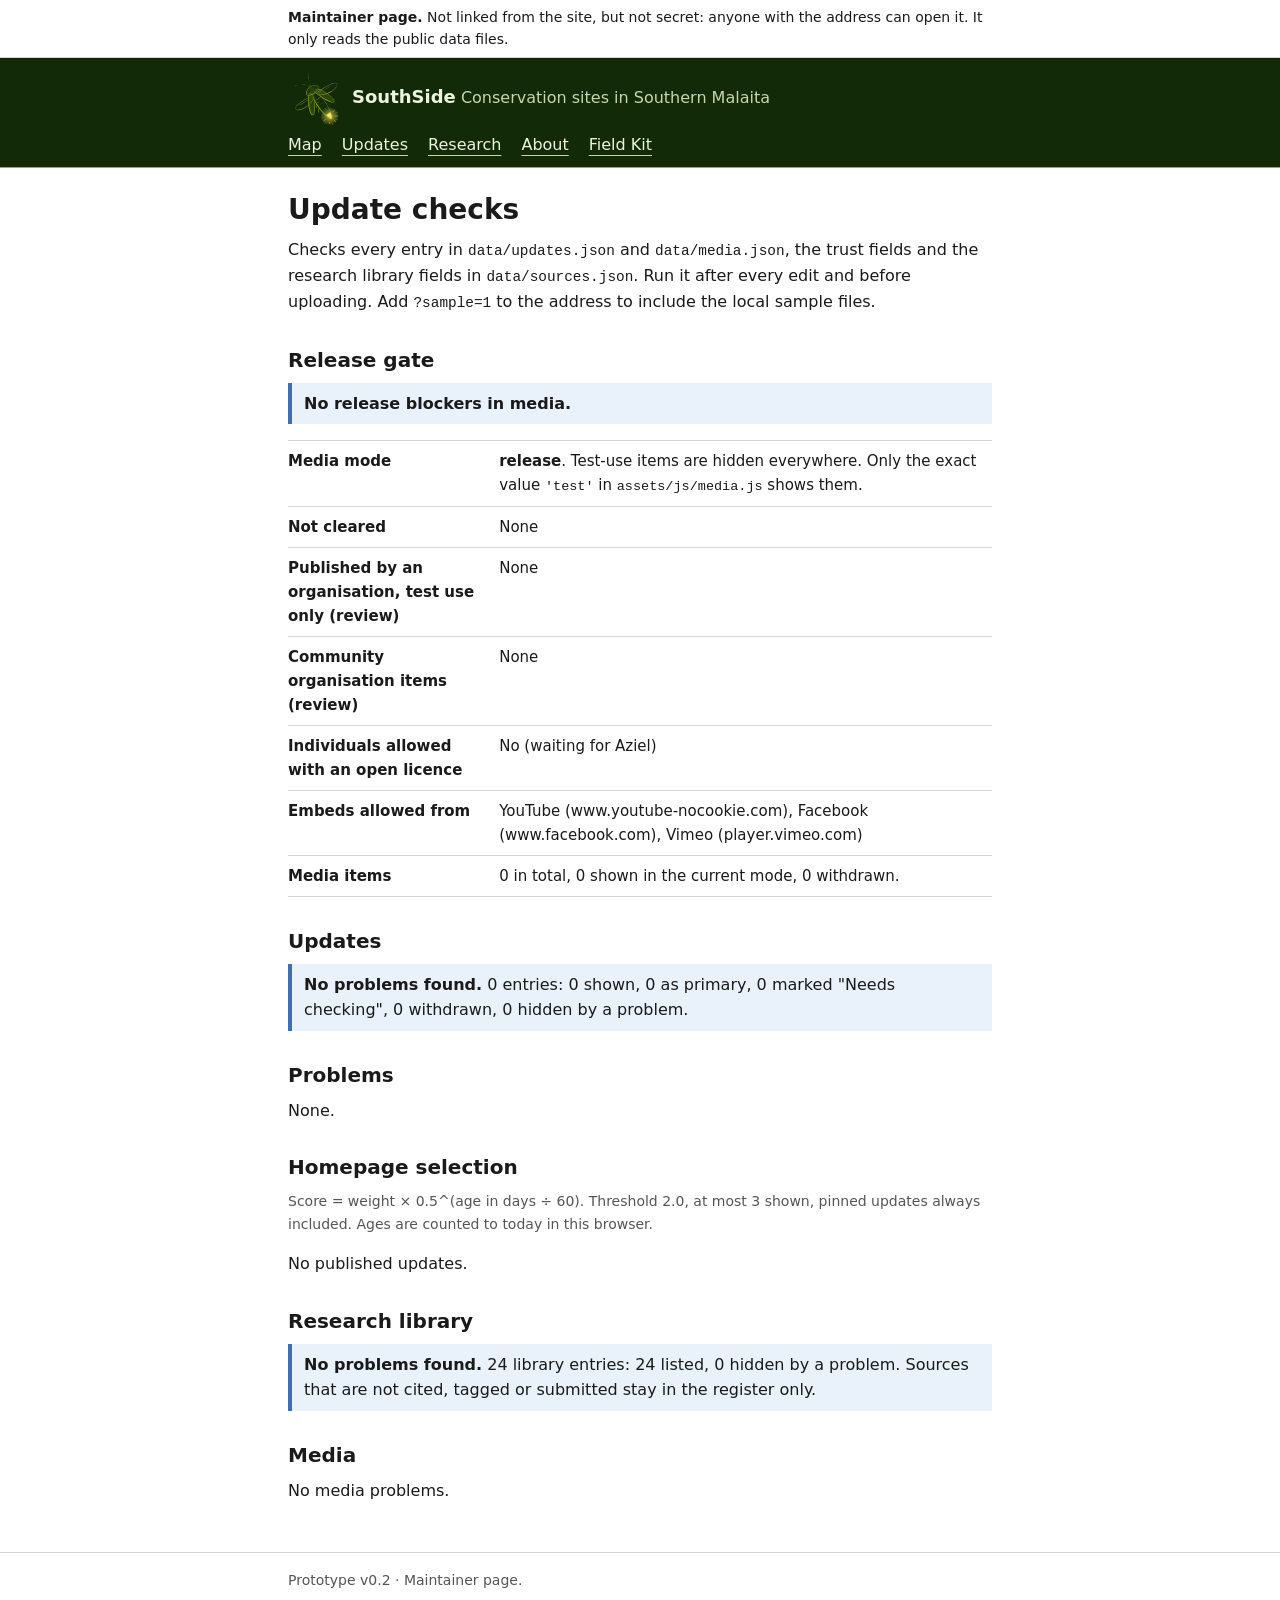
<file: updates-check.html>
<!doctype html>
<html lang="en">
<head>
<meta charset="utf-8">
<meta http-equiv="Content-Security-Policy" content="default-src 'self'; script-src 'self'; style-src 'self'; img-src 'self' https://tile.openstreetmap.org; connect-src 'self'; frame-src https://www.youtube-nocookie.com https://www.facebook.com https://player.vimeo.com; media-src 'none'; object-src 'none'; base-uri 'none'; form-action 'none'">
<meta name="viewport" content="width=device-width, initial-scale=1">
<meta name="robots" content="noindex">
<title>Update checks - SouthSide (prototype)</title>
<link rel="stylesheet" href="assets/css/styles.css">
<link rel="icon" href="assets/img/favicon-32.png" sizes="32x32" type="image/png">
<link rel="icon" href="assets/img/favicon.svg" type="image/svg+xml">
<link rel="apple-touch-icon" href="assets/img/apple-touch-icon.png">
</head>
<body>
<a class="skip" href="#main">Skip to content</a>
<div class="proto"><p class="wrap"><strong>Maintainer page.</strong> Not linked from the site, but not secret: anyone with the address can open it. It only reads the public data files.</p></div>
<header class="site-header"><div class="wrap">
  <a class="brand" href="index.html"><img class="brand-mark" src="assets/img/firefly-header.svg" width="40" height="40" alt="">SouthSide</a> <span class="tagline">Conservation sites in Southern Malaita</span>
  <nav aria-label="Main"><a href="index.html">Map</a><a href="updates.html">Updates</a><a href="library.html">Research</a><a href="about.html">About</a><a href="kit.html">Field Kit</a></nav>
</div></header>

<main id="main" class="wrap">
  <h1>Update checks</h1>
  <p>Checks every entry in <code>data/updates.json</code> and <code>data/media.json</code>, the trust fields and the research library fields in <code>data/sources.json</code>. Run it after every edit and before uploading. Add <code>?sample=1</code> to the address to include the local sample files.</p>
  <h2>Release gate</h2>
  <div id="release-gate"><p class="muted">Checking&hellip;</p></div>
  <h2>Updates</h2>
  <div id="updates-check"><p class="muted">Checking&hellip;</p></div>
  <h2>Research library</h2>
  <div id="library-check"><p class="muted">Checking&hellip;</p></div>
  <h2>Media</h2>
  <div id="media-check"><p class="muted">Checking&hellip;</p></div>
</main>

<footer><div class="wrap"><p>Prototype v0.2 &middot; Maintainer page.</p></div></footer>

<script src="assets/js/common.js"></script>
<script src="assets/js/updates.js"></script>
<script src="assets/js/library.js"></script>
<script src="assets/js/media.js"></script>
</body>
</html>
</file>
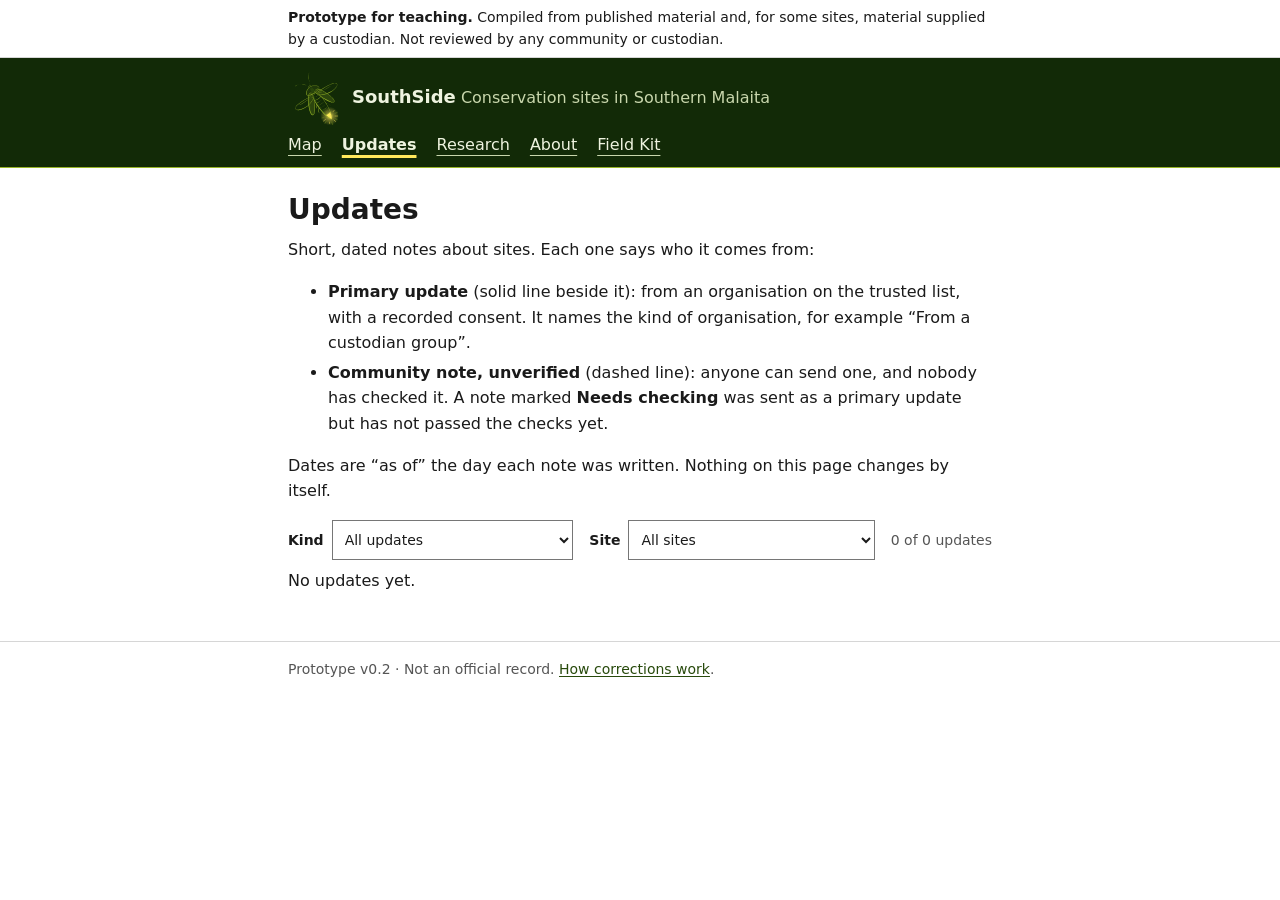
<file: updates.html>
<!doctype html>
<html lang="en">
<head>
<meta charset="utf-8">
<meta http-equiv="Content-Security-Policy" content="default-src 'self'; script-src 'self'; style-src 'self'; img-src 'self' https://tile.openstreetmap.org; connect-src 'self'; frame-src https://www.youtube-nocookie.com https://www.facebook.com https://player.vimeo.com; media-src 'none'; object-src 'none'; base-uri 'none'; form-action 'none'">
<meta name="viewport" content="width=device-width, initial-scale=1">
<meta name="robots" content="noindex">
<meta name="description" content="SouthSide: dated updates about conservation sites in Southern Malaita, Solomon Islands. Teaching prototype, not reviewed by custodians.">
<title>Updates - SouthSide (prototype)</title>
<link rel="stylesheet" href="assets/css/styles.css">
<link rel="icon" href="assets/img/favicon-32.png" sizes="32x32" type="image/png">
<link rel="icon" href="assets/img/favicon.svg" type="image/svg+xml">
<link rel="apple-touch-icon" href="assets/img/apple-touch-icon.png">
</head>
<body>
<a class="skip" href="#main">Skip to content</a>
<div class="proto"><p class="wrap"><strong>Prototype for teaching.</strong> Compiled from published material and, for some sites, material supplied by a custodian. Not reviewed by any community or custodian.</p></div>
<header class="site-header"><div class="wrap">
  <a class="brand" href="index.html"><img class="brand-mark" src="assets/img/firefly-header.svg" width="40" height="40" alt="">SouthSide</a> <span class="tagline">Conservation sites in Southern Malaita</span>
  <nav aria-label="Main"><a href="index.html">Map</a><a href="updates.html" aria-current="page">Updates</a><a href="library.html">Research</a><a href="about.html">About</a><a href="kit.html">Field Kit</a></nav>
</div></header>

<main id="main" class="wrap">
  <h1>Updates</h1>
  <p>Short, dated notes about sites. Each one says who it comes from:</p>
  <ul>
    <li><strong>Primary update</strong> (solid line beside it): from an organisation on the trusted list, with a recorded consent. It names the kind of organisation, for example &ldquo;From a custodian group&rdquo;.</li>
    <li><strong>Community note, unverified</strong> (dashed line): anyone can send one, and nobody has checked it. A note marked <strong>Needs checking</strong> was sent as a primary update but has not passed the checks yet.</li>
  </ul>
  <p>Dates are &ldquo;as of&rdquo; the day each note was written. Nothing on this page changes by itself.<span data-update-ask hidden> To ask for an update: <span data-update-contact></span>.</span></p>

  <form class="controls" data-no-submit aria-label="Filters">
    <label>Kind<select id="u-tier"><option value="">All updates</option><option value="primary">Primary updates</option><option value="secondary">Community notes</option></select></label>
    <label>Site<select id="u-site"><option value="">All sites</option></select></label>
    <span class="count" id="u-count" aria-live="polite"></span>
  </form>

  <div id="updates-archive"><p class="muted">Loading updates&hellip;</p></div>
</main>

<footer><div class="wrap"><p>Prototype v0.2 &middot; Not an official record. <a href="about.html#corrections">How corrections work</a>.</p></div></footer>

<script src="assets/js/common.js"></script>
<script src="assets/js/updates.js"></script>
</body>
</html>
</file>
<file: assets/css/styles.css>
/* SouthSide - prototype styles.
   One light theme, system fonts, no external requests, so pages stay light on slow connections. */

/* ---- Colour tokens. Every colour on the site is defined here and only here. ----
   Colour is never the only signal: each coloured thing also has a word, a shape or an icon.
   Brand green is for chrome (links, buttons, focus, selection) and never means "verified" or "good". */
:root {
  /* Neutrals */
  --bg: #ffffff;
  --ink: #1a1a1a;
  --muted: #555555;
  --rule: #d6d6d6;
  --field: #767676;          /* form borders */
  --map-bg: #eef0ee;         /* behind map tiles while they load */
  --map-fade: #ffffff;       /* overlay outside the three constituencies */
  --fade-swatch: #ececec;
  --fade-swatch-border: #b5b5b5;

  /* Palette: four moss greens and the firefly glow. Rules use the role tokens below, not these. */
  --green-1: #122a07;
  --green-2: #284a0c;
  --green-3: #487413;
  --green-4: #98b528;        /* tints, fills and the rule on green 1 only: 2.3:1 on white, never text, border or icon there */
  --glow: #ffe95c;           /* decorative only: logo, current-page nav underline, focus halo. Never a status, never text on light (1.2:1) */

  /* Brand (chrome only) */
  --brand: var(--green-2);   /* links, buttons */
  --brand-tint: #f1f5e1;     /* selected list row: green 4 at 14% on white */
  --on-brand: #ffffff;
  --chrome: var(--green-1);  /* header background */
  --chrome-border: var(--green-3); /* chrome borders: buttons, panel edges. Table hairlines stay --rule */
  --chrome-rule: var(--green-4);   /* the rule on green 1, under the header */
  --on-chrome: #eef3df;      /* text on green 1 */
  --on-chrome-muted: #c8d6ac;      /* tagline and secondary text on green 1 */
  --logo-ink-on-dark: #cfe08a;     /* reserved: logo ink on dark if the mark is ever inlined. The header <img> draws in green 4. */
  --focus-ring: var(--green-1);    /* dark ring, with a --glow halo outside it */

  /* Kind of site: three hues, each paired with a fill pattern inside a circle */
  --tier-legal: #1d4f91;     /* solid circle */
  --tier-area: #0b7076;      /* ring */
  --tier-group: #a8660a;     /* ring with a centre dot */

  /* Verification trust ramp: one slate-blue family, darker = more checked */
  --ver-draft-bg: #f4f6f9;     --ver-draft-border: #6b7d93;    --ver-draft-ink: #1e2b3a;
  --ver-desk-bg: #cfd8e3;      --ver-desk-border: #8193a8;     --ver-desk-ink: #1e2b3a;
  --ver-checked-bg: #4d6785;   --ver-checked-ink: #ffffff;
  --ver-verified-bg: #1f3550;  --ver-verified-ink: #ffffff;
  --ver-disputed-bg: #fdecea;  --ver-disputed-border: #b3261e; --ver-disputed-ink: #8c1d18;

  /* Semantic states, shared by chips, callouts and form states */
  --neutral-bg: #f1f3f5;  --neutral-border: #8a9199;  --neutral-ink: #2b3137;
  --caution-bg: #fff4dc;  --caution-border: #b7791f;  --caution-ink: #6b4500;
  --info-bg: #e9f1fb;     --info-border: #3d6fb4;     --info-ink: #1d3f73;
  --danger-bg: #fdecea;   --danger-border: #b3261e;   --danger-ink: #8c1d18;

  /* Fact confidence marks */
  --conf-reported: #6b7280;
  --conf-corroborated: #1f2937;
  --conf-conflicting: #c2410c;
  --conf-unknown: #8a9199;

  /* Constituency outlines and light fills on the map (each is also labelled by name).
     Hues kept apart from each other and from the kind-of-site colours. */
  --const-east: #6b5aa6;     /* violet */
  --const-west: #a64468;     /* rose */
  --const-small: #b800b8;    /* magenta */

  --sans: system-ui, -apple-system, "Segoe UI", Roboto, "Helvetica Neue", Arial, sans-serif;
  color-scheme: light;

  /* ---- Spacing: one scale, used for every margin, padding and gap (rem, at a 16px root). ---- */
  --space-1: .125rem;   /*  2px */
  --space-2: .25rem;    /*  4px */
  --space-3: .375rem;   /*  6px */
  --space-4: .5rem;     /*  8px */
  --space-5: .625rem;   /* 10px */
  --space-6: .75rem;    /* 12px */
  --space-7: 1rem;      /* 16px */
  --space-8: 1.25rem;   /* 20px */
  --space-9: 1.5rem;    /* 24px */
  --space-10: 2rem;     /* 32px */
  --space-11: 3rem;     /* 48px */

  /* ---- Type: system fonts only; one size scale and three line heights. ---- */
  --text-xs: .8125rem;  /* 13px: tags, badges, code blocks, narrow-screen notices */
  --text-sm: .875rem;   /* 14px: secondary text, captions, filter labels */
  --text-md: .9375rem;  /* 15px: tables, buttons, form labels, panel summaries */
  --text-base: 1rem;    /* 16px: body text, h3 */
  --text-lg: 1.125rem;  /* 18px: brand name, card titles */
  --text-xl: 1.25rem;   /* 20px: h2 */
  --text-2xl: 1.375rem; /* 22px: h1 on phones */
  --text-3xl: 1.75rem;  /* 28px: h1 */
  --text-code: .9em;    /* inline code, relative to its text */
  --leading-body: 1.6;
  --leading-heading: 1.25;
  --leading-tag: 1.35;
  --leading-code: 1.45;

  /* ---- Borders, corners and rules ---- */
  --border-1: 1px;      /* hairlines, control and tag borders */
  --border-2: 2px;      /* marker halo, legend swatches */
  --border-3: 3px;      /* current-page underline */
  --rule-card: 4px;     /* the left rule on callouts, updates, research and media cards */
  --radius-0: 0;        /* controls, boxes */
  --radius-sm: 3px;     /* badges and chips */
  --radius-round: 50%;  /* markers */

  /* ---- Focus and targets ---- */
  --focus-width: 3px;               /* dark ring and the glow halo outside it */
  --focus-offset: 3px;
  --target-outline: 2px;            /* a source jumped to from a fact (:target) */
  --target-offset: 4px;

  /* ---- Components ---- */
  --wrap-max: 46rem;                /* text column */
  --gutter: 16px;                   /* page side margin */
  --wide-max: 64rem;                /* homepage map, panels and site list: wider than the text column, centred on it */
  --nav-gap: var(--space-8);        /* gap between nav links; smaller on very narrow phones (see below) */
  --control-h: 2.5rem;              /* inputs, selects and buttons; 44px on phones (see below) */
  --target-min: 24px;               /* smallest tap or click target (WCAG 2.2 target size, minimum) */
  --link-pad-y: 4px;                /* extra tap area above and below links; inline padding does not move text */
  --check-size: 1.5rem;             /* checkboxes and radio buttons */
  --pin-hit: 28px;                  /* tappable area around a map marker; assets/js/common.js uses the same number */
  --scroll-pad: var(--space-3);     /* room inside scrolling tables so focus rings are not cut off */
  --control-pad-y: var(--space-3);
  --control-pad-x: var(--space-4);
  --tag-pad-x: var(--space-3);
  --card-pad-left: var(--space-6);  /* space between a card's left rule and its text */
  --card-gap: var(--space-8);       /* space after a card */
  --brand-mark: 56px;               /* header firefly */
  --brand-mark-phone: 44px;
  --mark-size: 14px;                /* kind-of-site mark in text */
  --pin-size: 20px;                 /* kind-of-site marker on maps */
  --map-mini-h: 240px;
  --col-site-list: 24rem;           /* homepage site list beside the map (from 1100px) */
  --map-side-min: 22.5rem;          /* homepage map height beside the list: the window height less --map-side-room, */
  --map-side-max: 45rem;            /*   kept between these two */
  --map-side-room: 9rem;            /* room left for the key panels and hint under the map, so the column fits the window */
  --frame-post-h: 36rem;            /* a loaded Facebook post */
  --textarea-min-h: 5rem;
  --underline-offset: 2px;          /* links and text buttons */
  --nav-underline-offset: 5px;      /* header nav links */
  --col-filter: 13rem;              /* narrowest filter or control column */
  --col-filter-max: 19rem;
  --col-legend: 15rem;              /* narrowest map-key column */
  --col-card: 16rem;                /* narrowest media card */
  --col-map-status: 7.5rem;         /* the Map column in the site table */
  --col-glance-label: 8.5rem;       /* labels in a profile's "At a glance" on phones, where each pair is one line */
  --out-max-h: 420px;               /* generated JSON in the Field Kit */
}
/* Very narrow phones: the five nav links stay on one line at 360px. */
@media (max-width: 380px) { :root { --nav-gap: var(--space-6); } }
/* Phones: 44px controls and buttons for touch. */
@media (max-width: 600px) { :root { --control-h: 44px; } }

* { box-sizing: border-box; }
html { -webkit-text-size-adjust: 100%; }
body { margin: 0; background: var(--bg); color: var(--ink); font: 16px/var(--leading-body) var(--sans); }
a { color: var(--brand); text-underline-offset: var(--underline-offset); }
a:hover { color: var(--ink); }
/* Links: a taller tap and click area without moving any text. Vertical padding on an inline link grows its hit area
   (and its focus ring) but not the line spacing. The header nav and the map's zoom and close buttons are left alone. */
main a, footer a, .leaflet-popup-content a, .leaflet-control-attribution a { padding-block: var(--link-pad-y); }
/* Focus: a dark ring with a glow halo outside it. The ring carries the contrast on light pages, the halo on the green header. */
:focus-visible { outline: var(--focus-width) solid var(--glow); outline-offset: var(--focus-offset); box-shadow: 0 0 0 var(--focus-width) var(--focus-ring); }
h1, h2, h3 { line-height: var(--leading-heading); margin: var(--space-10) 0 var(--space-5); }
h1 { font-size: var(--text-3xl); margin-top: var(--space-9); }
h2 { font-size: var(--text-xl); }
h3 { font-size: var(--text-base); margin-top: var(--space-9); }
/* Headings that links jump to (skip link, "On this page") stop a little below the top of the window. */
h2[id], h3[id] { scroll-margin-top: var(--space-4); }
p, ul, ol { margin: 0 0 var(--space-7); }
li { margin-bottom: var(--space-2); }
code { font-size: var(--text-code); }

.wrap { max-width: var(--wrap-max); margin-inline: auto; padding-inline: var(--gutter); }
.skip { position: absolute; left: -999px; top: 0; background: var(--bg); padding: var(--space-4) var(--space-7); z-index: 2000; }
.skip:focus { left: var(--space-4); top: var(--space-4); }
/* The homepage's second skip link sits just above the map and, when focused, shows over the map's top-left corner,
   so nothing below it moves. The site list heading takes focus (tabindex="-1"), so the next Tab continues from there. */
.skip-host { position: relative; height: 0; }
.skip-map { border: var(--border-1) solid var(--rule); }
.muted { color: var(--muted); }
/* "On this page": a plain list of the page's sections. Neutral rules, so it does not read as a callout. */
.toc { border-block: var(--border-1) solid var(--rule); padding: var(--space-5) 0 var(--space-3); margin: 0 0 var(--space-7); }
.toc-title { font-weight: 600; margin: 0 0 var(--space-3); }
.toc ol, .toc ul { margin: 0; padding-left: var(--space-9); }
@media (min-width: 768px) { .toc ol, .toc ul { columns: 2; column-gap: var(--space-10); } .toc li { break-inside: avoid; } }
.small { font-size: var(--text-sm); }

/* Prototype notice: one thin line */
.proto { border-bottom: var(--border-1) solid var(--rule); font-size: var(--text-sm); padding: var(--space-3) 0; }
.proto p { margin: 0 auto; }

/* Header and footer */
.site-header { background: var(--chrome); color: var(--on-chrome); border-bottom: var(--border-1) solid var(--chrome-rule); padding: var(--space-6) 0 var(--space-5); }
.brand { display: inline-flex; align-items: center; gap: var(--space-4); vertical-align: middle; font-weight: 700; font-size: var(--text-lg); color: var(--on-chrome); text-decoration: none; }
.brand-mark { display: block; flex: none; width: var(--brand-mark); height: var(--brand-mark); }
.tagline { color: var(--on-chrome-muted); vertical-align: middle; }
.site-header a:hover { color: var(--on-chrome); }
.site-header nav { margin-top: var(--space-3); display: flex; flex-wrap: wrap; gap: var(--space-2) var(--nav-gap); }
.site-header nav a { color: var(--on-chrome); text-decoration-color: var(--on-chrome-muted); text-underline-offset: var(--nav-underline-offset); }
.site-header nav a[aria-current="page"] { font-weight: 600; text-decoration-color: var(--glow); text-decoration-thickness: var(--border-3); }
footer { border-top: var(--border-1) solid var(--rule); margin-top: var(--space-11); padding: var(--space-7) 0 var(--space-10); color: var(--muted); font-size: var(--text-sm); }

/* Filters */
.controls { display: flex; flex-wrap: wrap; gap: var(--space-3) var(--space-7); align-items: center; margin: 0 0 var(--space-4); }
.controls label { display: flex; align-items: center; gap: var(--space-4); flex: 1 1 var(--col-filter); max-width: var(--col-filter-max); font-size: var(--text-sm); font-weight: 600; white-space: nowrap; }
input, select, textarea { font: inherit; font-weight: 400; color: var(--ink); background: var(--bg); border: var(--border-1) solid var(--field); border-radius: var(--radius-0); padding: var(--control-pad-y) var(--control-pad-x); }
/* One control height everywhere (text fields, selects, file pickers); textareas keep their own minimum. */
input:not([type="checkbox"]):not([type="radio"]), select { min-height: var(--control-h); }
input[type="checkbox"], input[type="radio"] { width: var(--check-size); height: var(--check-size); margin: 0; padding: 0; }
.controls input, .controls select { width: 100%; min-width: 0; height: var(--control-h); }
.controls .count { font-size: var(--text-sm); color: var(--muted); }
.intro { margin-bottom: var(--space-4); }
.coverage-line { font-size: var(--text-md); margin-bottom: var(--space-6); }
.coverage-details ul { margin: var(--space-2) 0 var(--space-4); }

/* Maps */
/* Map, its hint, the two panels and the site table share one width (up to --wide-max), centred on the
   narrow text column; prose stays in the column. */
#map, .skip-host, .map-selected, .map-hint, .map-panels, #list .table-scroll { width: min(var(--wide-max), calc(100vw - 2 * var(--gutter))); margin-left: calc(50% - min(var(--wide-max) / 2, 50vw - var(--gutter))); }
#map { height: clamp(320px, calc(100vh - 360px), 480px); border: var(--border-1) solid var(--rule); background: var(--map-bg); z-index: 1; }
/* Greyscale base map on every map; site pins, circles, outlines and the fade keep their colour. */
.leaflet-tile-pane { filter: grayscale(1); }
.mini-map { height: var(--map-mini-h); border: var(--border-1) solid var(--rule); background: var(--map-bg); margin-bottom: var(--space-4); }

/* Kind of site: every kind is a circle; colour + fill pattern tell them apart (solid, ring, ring with a centre dot).
   .mark is the small inline version, .pin the map marker (white halo and dark outer ring so it shows on any tile).
   Ring and ring-with-dot share the same outer band, so the centre dot is the only difference between them. */
.mark, .pin { display: inline-block; flex: none; border-radius: var(--radius-round); }
/* The marker's tappable box (--pin-hit) is larger than the drawn marker; the marker sits in its centre. */
.pin-hit { display: grid; place-items: center; }
.mark { width: var(--mark-size); height: var(--mark-size); margin-right: var(--space-3); vertical-align: -2px; }
.pin { width: var(--pin-size); height: var(--pin-size); border: var(--border-2) solid var(--bg); box-shadow: 0 0 0 var(--border-1) var(--ink); }
.shape-legal_pa { background: var(--tier-legal); }
.shape-community_area { background: radial-gradient(circle closest-side, var(--bg) 0 59%, var(--tier-area) 62%); }
.shape-community_group { background: radial-gradient(circle closest-side, var(--tier-group) 0 34%, var(--bg) 37% 59%, var(--tier-group) 62%); }
/* Windows high-contrast mode would otherwise drop the fills and patterns. */
@media (forced-colors: active) { .mark, .pin { forced-color-adjust: none; } }

/* The selected site has a thicker ring (a class, so the marker's colour and pattern stay as they are). */
.pin-hit.is-selected .pin { box-shadow: 0 0 0 var(--border-3) var(--ink); }
/* "Selected: … — shown on the map" or "… — no map point yet" under the map. Empty (and taking no room) until a site is selected. */
.map-selected { margin: var(--space-3) 0 0; font-size: var(--text-sm); font-weight: 600; }
.map-selected:empty { margin: 0; }

/* Map legend: open on wide screens, collapsed on phones (home.js) */
.map-hint { margin-top: var(--space-3); margin-bottom: var(--space-4); }

/* Two independent collapsible panels under the map. align-items: start keeps an open panel
   from stretching its neighbour. Both summaries share one style so they read as a pair. */
.map-panels { display: grid; grid-template-columns: 1fr 1fr; gap: var(--space-4) var(--space-9); align-items: start; margin-bottom: var(--space-4); }
.panel { border-top: var(--border-1) solid var(--chrome-border); min-width: 0; }
.panel > summary { cursor: pointer; font-weight: 600; font-size: var(--text-md); padding: var(--space-4) 0; }
.legend { font-size: var(--text-sm); }
.legend-grid { display: grid; grid-template-columns: repeat(auto-fit, minmax(var(--col-legend), 1fr)); gap: var(--space-2) var(--space-9); margin-top: var(--space-3); }
.legend h3 { font-size: var(--text-sm); margin: var(--space-4) 0 var(--space-2); }
.legend ul { list-style: none; padding: 0; margin: 0; }
.legend li { margin: 0 0 var(--space-2); }
.swatch { display: inline-block; width: 16px; height: 11px; margin-right: var(--space-3); vertical-align: -1px; }
.swatch-zone { width: 13px; height: 13px; border-radius: var(--radius-round); border: var(--border-2) dashed var(--neutral-border); }
.swatch-fade { background: var(--fade-swatch); border: 1px solid var(--fade-swatch-border); }
.swatch-area { border: 2px solid; }
.const-east { border-color: var(--const-east); }
.const-west { border-color: var(--const-west); }
.const-small { border-color: var(--const-small); }
.swatch-area.const-east { background: color-mix(in srgb, var(--const-east) 14%, var(--bg)); }
.swatch-area.const-west { background: color-mix(in srgb, var(--const-west) 14%, var(--bg)); }
.swatch-area.const-small { background: color-mix(in srgb, var(--const-small) 14%, var(--bg)); }
.leaflet-tooltip.const-label { background: var(--bg); color: var(--ink); border: 1px solid var(--rule); border-left-width: 4px; box-shadow: none; border-radius: 0; padding: 0 .3rem; font-size: .75rem; font-weight: 600; }
.leaflet-tooltip.const-label::before { display: none; }
.leaflet-tooltip.const-label.const-east { border-left-color: var(--const-east); }
.leaflet-tooltip.const-label.const-west { border-left-color: var(--const-west); }
.leaflet-tooltip.const-label.const-small { border-left-color: var(--const-small); }
.leaflet-container { font-family: var(--sans); }
/* leaflet.css colours .leaflet-container a with its own blue. Popup and attribution links use the brand colour;
   scoped so the zoom buttons and popup close button keep Leaflet's defaults. */
.leaflet-container .leaflet-popup-content a, .leaflet-container .leaflet-control-attribution a { color: var(--brand); }
.leaflet-popup-content { margin: var(--space-5) var(--space-6); }
.leaflet-popup-content p { margin: 0 0 var(--space-3); }

/* Tables: rules, no boxes */
table { border-collapse: collapse; width: 100%; margin: var(--space-4) 0 var(--space-7); font-size: var(--text-md); }
th, td { text-align: left; vertical-align: top; padding: var(--space-4) var(--space-6) var(--space-4) 0; border-top: var(--border-1) solid var(--rule); }
thead th { border-top: 0; border-bottom: var(--border-1) solid var(--ink); font-size: var(--text-sm); }
tbody tr:last-child > * { border-bottom: var(--border-1) solid var(--rule); }
tbody th { font-weight: 400; }
table.facts th { width: 30%; font-weight: 600; }
td[data-label="Map"] { min-width: var(--col-map-status); white-space: nowrap; }
td[data-label="Status"] { white-space: nowrap; }
td[data-label="Kind"] .tier, td[data-label="Constituency"] { white-space: nowrap; }
td .note { display: block; margin-top: var(--space-2); font-size: var(--text-sm); color: var(--muted); }
.src { font-size: var(--text-sm); white-space: nowrap; }
/* The selected site in the list: a tint and, on compact rows, a rule on the left (shape as well as colour). */
tr.is-selected > * { background: var(--brand-tint); }
/* Scrolling tables clip anything outside them, so they get a little inner room (cancelled by a negative margin)
   for focus rings on links at the table's edge. */
.table-scroll { overflow-x: auto; padding: var(--scroll-pad); margin: calc(-1 * var(--scroll-pad)); }

/* Homepage site list as compact rows (side by side, from 1100px): name, then kind and status, then constituency, map
   status and the select button. Hidden below 1100px, where the table shows the same things. */
.site-rows { display: none; list-style: none; padding: 0; margin: 0 0 var(--space-7); border-top: var(--border-1) solid var(--rule); font-size: var(--text-md); }
.site-row { margin: 0; padding: var(--space-4) var(--space-4) var(--space-4) var(--space-6); border-bottom: var(--border-1) solid var(--rule); border-left: var(--rule-card) solid transparent; cursor: pointer; }
.site-row > p { margin: 0; }
.site-row-meta { display: flex; flex-wrap: wrap; align-items: center; gap: var(--space-1) var(--space-6); margin-top: var(--space-2); font-size: var(--text-sm); }
.site-row.is-selected { background: var(--brand-tint); border-left-color: var(--brand); }

/* Homepage from 1100px (home.js uses the same breakpoint): the map column is sticky and fits the window, and scrolls
   on its own only if an open panel makes it taller; the site list sits beside it. Below 1100px .atlas is a plain block.
   The column's padding, cancelled by a negative margin, keeps focus rings inside its scroll box. */
@media (min-width: 1100px) {
  .atlas { display: grid; grid-template-columns: minmax(0, 1fr) var(--col-site-list); gap: 0 var(--space-9); align-items: start; width: min(var(--wide-max), calc(100vw - 2 * var(--gutter))); margin-left: calc(50% - min(var(--wide-max) / 2, 50vw - var(--gutter))); }
  .atlas-map { position: sticky; top: 0; max-height: 100vh; overflow-y: auto; padding: var(--scroll-pad); margin: calc(-1 * var(--scroll-pad)); }
  .atlas #map, .atlas .skip-host, .atlas .map-selected, .atlas .map-hint, .atlas .map-panels { width: auto; margin-left: 0; }
  .atlas #map { height: clamp(var(--map-side-min), calc(100vh - var(--map-side-room)), var(--map-side-max)); }
  .atlas-list > h2 { margin-top: 0; }
  #list .table-scroll { display: none; }
  .site-rows { display: block; }
}

/* Verification badges: the trust ramp. The word is always shown; verified and disputed add an icon. */
.badge { display: inline-block; font-size: var(--text-xs); font-weight: 600; line-height: var(--leading-tag); padding: 0 var(--tag-pad-x); border: var(--border-1) solid transparent; border-radius: var(--radius-sm); white-space: nowrap; }
.badge-draft { background: var(--ver-draft-bg); color: var(--ver-draft-ink); border: var(--border-1) dashed var(--ver-draft-border); }
.badge-desk_sourced { background: var(--ver-desk-bg); color: var(--ver-desk-ink); border-color: var(--ver-desk-border); }
.badge-community_checked { background: var(--ver-checked-bg); color: var(--ver-checked-ink); }
.badge-source_verified { background: var(--ver-verified-bg); color: var(--ver-verified-ink); }
.badge-source_verified::before { content: "\2713\00a0"; content: "\2713\00a0" / ""; }
.badge-disputed { background: var(--ver-disputed-bg); color: var(--ver-disputed-ink); border-color: var(--ver-disputed-border); }
.badge-disputed::before { content: "\26A0\FE0E\00a0"; content: "\26A0\FE0E\00a0" / ""; }

/* Chips: visitor access and consent. The chip text is the label. */
/* Chips share the tag size, padding and corners with badges and the research evidence tag. */
.chip { display: inline-block; font-size: var(--text-xs); font-weight: 600; line-height: var(--leading-tag); padding: 0 var(--tag-pad-x); border: var(--border-1) solid; border-radius: var(--radius-sm); }
.chip-neutral { background: var(--neutral-bg); color: var(--neutral-ink); border-color: var(--neutral-border); }
.chip-caution { background: var(--caution-bg); color: var(--caution-ink); border-color: var(--caution-border); }
.chip-info { background: var(--info-bg); color: var(--info-ink); border-color: var(--info-border); }
.chip-danger { background: var(--danger-bg); color: var(--danger-ink); border-color: var(--danger-border); }

/* Callouts: one component, three meanings. Each starts with a bold word. */
.callout { border-left: var(--rule-card) solid; padding: var(--space-4) var(--space-6); margin: 0 0 var(--space-7); color: var(--ink); }
.callout > :last-child { margin-bottom: 0; }
.callout-danger { background: var(--danger-bg); border-color: var(--danger-border); }
.callout-caution { background: var(--caution-bg); border-color: var(--caution-border); }
.callout-info { background: var(--info-bg); border-color: var(--info-border); }
ul.callout { list-style: none; }
ul.callout li { margin-bottom: var(--space-2); }

/* Site updates. The tier is told by words and by the rule's shape: solid for a primary update,
   dashed for a community note (as on the Draft badge, dashed = less checked). Never green, never glow. */
.update { border-left: var(--rule-card) solid var(--ink); padding: 0 0 0 var(--card-pad-left); margin: 0 0 var(--card-gap); }
.update-secondary { border-left-style: dashed; border-left-color: var(--neutral-border); }
.update > :last-child { margin-bottom: 0; }
.update-kind { display: flex; flex-wrap: wrap; align-items: center; gap: var(--space-2) var(--space-4); margin: 0; font-size: var(--text-sm); }
.update h2, .update h3 { font-size: var(--text-lg); margin: var(--space-2) 0 var(--space-1); }
.update-meta { margin: 0 0 var(--space-3); font-size: var(--text-sm); color: var(--muted); }
.update-body { margin: 0 0 var(--space-5); }
.update-body > summary { cursor: pointer; font-size: var(--text-sm); font-weight: 600; margin-bottom: var(--space-3); padding-block: var(--space-1); }
.chip-check::before { content: "\26A0\FE0E\00a0"; content: "\26A0\FE0E\00a0" / ""; }
/* Research library. Origin is told by words and the rule's shape: solid for a published source, dashed for a work
   submitted by its author. Evidence kind is a separate outlined tag in words. Never green, never glow. */
.lib-entry { border-left: var(--rule-card) solid var(--ink); padding: 0 0 0 var(--card-pad-left); margin: 0 0 var(--card-gap); }
.lib-submitted { border-left-style: dashed; border-left-color: var(--neutral-border); }
.lib-entry > :first-child { margin-top: 0; }
.lib-entry > :last-child { margin-bottom: 0; }
.lib-entry p.small { margin-bottom: var(--space-2); }
.lib-kind { display: flex; flex-wrap: wrap; align-items: center; gap: var(--space-2) var(--space-4); margin: 0 0 var(--space-3); font-size: var(--text-sm); }
.lib-entry h2, .lib-entry h3 { font-size: var(--text-lg); margin: var(--space-2) 0 var(--space-1); }
.lib-meta { margin: 0 0 var(--space-3); font-size: var(--text-sm); color: var(--muted); overflow-wrap: anywhere; }
.lib-tag { display: inline-block; font-size: var(--text-xs); font-weight: 600; line-height: var(--leading-tag); padding: 0 var(--tag-pad-x); border: var(--border-1) solid var(--neutral-border); border-radius: var(--radius-sm); color: var(--neutral-ink); }
/* Research filters: one labelled group with its Clear button, then the results line and the sort order (not a filter). */
.filter-set { border: var(--border-1) solid var(--rule); padding: var(--space-4) var(--space-6) var(--space-6); margin: 0 0 var(--space-6); min-width: 0; }
.filter-set legend { font-size: var(--text-md); font-weight: 600; padding: 0 var(--space-2); }
.filters { display: grid; grid-template-columns: repeat(auto-fill, minmax(var(--col-filter), 1fr)); gap: var(--space-4) var(--space-7); margin: 0; }
.filter-clear { align-self: end; justify-self: start; }
.results-bar { display: flex; flex-wrap: wrap; align-items: center; justify-content: space-between; gap: var(--space-4) var(--space-7); margin: 0 0 var(--space-7); }
.results-line { margin: 0; font-size: var(--text-md); font-weight: 600; }
.sort-by { display: flex; align-items: center; gap: var(--space-4); font-size: var(--text-sm); font-weight: 600; min-width: 0; }
.sort-by select { height: var(--control-h); min-width: 0; max-width: 100%; }
.filters label { display: flex; flex-direction: column; gap: var(--space-1); font-size: var(--text-sm); font-weight: 600; min-width: 0; }
.filters input, .filters select { width: 100%; min-width: 0; height: var(--control-h); }
/* Media: credited link-out cards. No image or video is loaded; the kind is a word, the test label a chip with an icon. */
.media-list { display: grid; grid-template-columns: repeat(auto-fill, minmax(var(--col-card), 1fr)); gap: var(--space-7) var(--space-8); margin: var(--space-4) 0 var(--space-7); }
.media-item { border-left: var(--rule-card) solid var(--neutral-border); padding: 0 0 0 var(--card-pad-left); min-width: 0; overflow-wrap: anywhere; }
.media-item > p { margin: 0 0 var(--space-3); }
.media-item > :last-child { margin-bottom: 0; }
.media-kind { display: flex; flex-wrap: wrap; align-items: center; gap: var(--space-2) var(--space-4); font-size: var(--text-sm); }
.media-credit { font-size: var(--text-sm); color: var(--muted); }
/* Embeds are created only after a click on Load. Sizes come from classes (the CSP blocks inline style attributes). */
.media-embed:empty { display: none; }
.media-embed { margin: 0 0 var(--space-3); }
.media-frame { display: block; width: 100%; border: var(--border-1) solid var(--rule); }
.media-frame-video { aspect-ratio: 16 / 9; height: auto; }
.media-frame-post { height: var(--frame-post-h); }
.media-preview canvas { display: block; max-width: 100%; height: auto; border: var(--border-1) solid var(--rule); margin: var(--space-2) 0; }
.form-grid label.check { flex-direction: row; align-items: flex-start; gap: var(--space-3); font-weight: 400; }
.form-grid label.check input { margin-top: 0; flex: none; }
.form-grid fieldset { border: var(--border-1) solid var(--rule); padding: var(--space-4) var(--space-6) var(--space-6); margin: 0; min-width: 0; }
.form-grid legend { font-size: var(--text-md); font-weight: 600; padding: 0 var(--space-2); }
.form-grid [hidden] { display: none; }   /* fields that only apply to some answers; beats the grid and flex rules above */
.btn:disabled { cursor: not-allowed; border-style: dashed; color: var(--muted); background: var(--bg); }
pre.template { border: var(--border-1) solid var(--rule); padding: var(--space-6); overflow: auto; font-size: var(--text-xs); line-height: var(--leading-code); margin: 0 0 var(--space-5); }

/* Fact confidence: the word plus a mark with a different shape for each level.
   The mark sizes and the triangle's border widths are drawing geometry, not spacing, so they stay as pixel values. */
.conf { font-weight: 700; }
.conf-mark { display: inline-block; width: 9px; height: 9px; border-radius: var(--radius-round); margin-right: var(--space-3); vertical-align: 1px; }
.conf-reported .conf-mark { background: var(--conf-reported); }
.conf-corroborated .conf-mark { background: var(--conf-corroborated); box-shadow: 0 0 0 2px var(--bg), 0 0 0 3px var(--conf-corroborated); margin-left: 3px; }
.conf-unknown .conf-mark { border: 1.5px solid var(--conf-unknown); }
.conf-conflicting .conf-mark { width: 0; height: 0; border-radius: var(--radius-0); border-left: 6px solid transparent; border-right: 6px solid transparent; border-bottom: 10px solid var(--conf-conflicting); vertical-align: 0; }
.conf-conflicting { color: var(--danger-ink); }
tr.flag-conflicting > * { background: var(--caution-bg); }
tr.flag-conflicting > th { box-shadow: inset var(--rule-card) 0 0 var(--conf-conflicting); padding-left: var(--space-5); }

/* Form states (Field Kit) */
input[aria-invalid="true"], input:user-invalid { border-color: var(--danger-border); box-shadow: 0 0 0 var(--border-1) var(--danger-border); }

/* Buttons: one plain style (outlined, square corners) at the control height, and a text-button variant. */
.btn, .linkbtn { font: inherit; cursor: pointer; }
.btn { display: inline-flex; align-items: center; justify-content: center; min-height: var(--control-h); font-size: var(--text-md); line-height: var(--leading-heading); padding: var(--space-2) var(--space-6); border: var(--border-1) solid var(--chrome-border); border-radius: var(--radius-0); background: var(--bg); color: var(--brand); text-align: center; }
.btn:hover { background: var(--brand); color: var(--on-brand); }
.linkbtn { border: 0; padding: var(--link-pad-y) 0; text-align: left; white-space: nowrap; background: none; color: var(--brand); text-decoration: underline; text-underline-offset: var(--underline-offset); font-size: var(--text-sm); }
.linkbtn:hover { color: var(--ink); }

/* Profile */
.crumbs { margin: var(--space-8) 0 0; font-size: var(--text-md); }
.profile-id { margin: var(--space-7) 0 0; color: var(--muted); font-size: var(--text-sm); }
.profile-id + h1 { margin-top: var(--space-2); }
/* "At a glance": the profile's key values in the same frame as "On this page"; the pairs flow into columns when there
   is room. */
.glance { border-block: var(--border-1) solid var(--rule); padding: var(--space-5) 0 var(--space-6); margin: 0 0 var(--space-7); }
.glance-title { font-size: var(--text-base); font-weight: 600; margin: 0 0 var(--space-4); }
.glance dl { display: grid; grid-template-columns: repeat(auto-fill, minmax(var(--col-filter), 1fr)); gap: var(--space-5) var(--space-9); margin: 0; }
.glance dt { font-size: var(--text-sm); color: var(--muted); }
.glance dd { margin: 0; }
.glance-more { font-size: var(--text-sm); white-space: nowrap; }
/* A row that "At a glance" links to: stops a little below the top of the window and is outlined while targeted. */
table.facts tr[id] { scroll-margin-top: var(--space-4); }
table.facts tr:target { outline: var(--target-outline) solid var(--brand); outline-offset: calc(-1 * var(--target-outline)); }
/* Profile sections: the same space before every section, whatever the one above ends with. */
.profile-section { margin-top: var(--space-10); }
.profile-section > h2 { margin-top: 0; }
.profile-section > :last-child { margin-bottom: 0; }
.to-top { margin: var(--space-6) 0 0; font-size: var(--text-sm); }
/* An Updates, Research or Media section holding only its empty state is short, so it needs no "Back to top". */
.profile-section:has(.empty-state) > .to-top { display: none; }
/* Empty state (profile Updates, Research and Media): what is missing, then a next step. A pale rule, like a card with
   nothing in it; neutral, never a callout colour. */
.empty-state { border-left: var(--rule-card) solid var(--rule); padding: var(--space-1) 0 var(--space-1) var(--card-pad-left); margin: 0 0 var(--space-7); }
.empty-state > p { margin: 0; }
.empty-state > .empty-state-next { margin-top: var(--space-2); font-size: var(--text-sm); color: var(--muted); }
ol.sources { padding-left: var(--space-9); }
ol.sources li { margin-bottom: var(--space-6); overflow-wrap: anywhere; }
ol.sources li:target { outline: var(--target-outline) solid var(--brand); outline-offset: var(--target-offset); }

/* Field Kit builder */
.form-grid { display: grid; gap: var(--space-6); }
.form-grid label { display: flex; flex-direction: column; gap: var(--space-2); font-size: var(--text-md); font-weight: 600; }
.form-grid textarea { min-height: var(--textarea-min-h); resize: vertical; }
/* Selects fill their column instead of sizing to their longest option, which pushed the page wider than a phone. */
.form-grid select { width: 100%; min-width: 0; }
.row2 { display: grid; grid-template-columns: 1fr 1fr; gap: var(--space-6); }
pre.out { border: var(--border-1) solid var(--rule); padding: var(--space-6); overflow: auto; max-height: var(--out-max-h); font-size: var(--text-xs); line-height: var(--leading-code); margin: 0 0 var(--space-5); white-space: pre-wrap; word-break: break-word; }

@media (max-width: 600px) {
  #map { height: 320px; }
  .map-panels { grid-template-columns: 1fr; gap: 0; }
  /* Phones: keep the map near the top. Both fields and the count share one row. */
  .proto { font-size: var(--text-xs); }
  .site-header { padding: var(--space-4) 0 var(--space-3); }
  .brand-mark { width: var(--brand-mark-phone); height: var(--brand-mark-phone); }
  h1 { font-size: var(--text-2xl); margin-top: var(--space-7); }
  .controls { gap: var(--space-2) var(--space-5); flex-wrap: nowrap; align-items: flex-end; }
  .controls label { flex-direction: column; align-items: stretch; gap: var(--space-1); flex: 1 1 0; min-width: 0; font-size: var(--text-xs); }
  .controls .count { font-size: var(--text-xs); white-space: nowrap; padding-bottom: var(--space-4); }
  .row2 { grid-template-columns: 1fr; }
  /* Profile "At a glance" on phones: label and value side by side, so the summary stays short. */
  .glance dl { gap: var(--space-3); }
  .glance dl > div { display: grid; grid-template-columns: var(--col-glance-label) minmax(0, 1fr); gap: var(--space-4); align-items: baseline; }
  /* Stacked tables: each row becomes a short block, labelled from data-label */
  table.stack thead { display: none; }
  table.stack tr { display: block; border-top: var(--border-1) solid var(--rule); padding: var(--space-4) 0; }
  table.stack tbody tr:last-child { border-bottom: var(--border-1) solid var(--rule); }
  table.stack td, table.stack th { display: block; border: 0 !important; padding: var(--space-1) 0; }
  table.stack td[data-label]::before { content: attr(data-label) ": "; font-weight: 600; }
  table.facts th, table.facts td { display: block; width: 100%; padding-right: 0; }
  table.facts th { padding-bottom: 0; }
  table.facts td { border-top: 0; padding-top: var(--space-1); }
}
@media (prefers-reduced-motion: reduce) { *, *::before, *::after { scroll-behavior: auto !important; transition: none !important; animation: none !important; } }
@media print {
  .site-header nav, .controls, .skip-host, .toc, .to-top, #map, .mini-map, .legend, .map-hint, .btn, .linkbtn, .brand-mark { display: none; }
  /* Browsers drop background colours when printing, so the header prints as dark text on paper. */
  .site-header { background: none; border-color: var(--rule); }
  .brand, .tagline { color: var(--ink); }
  /* Keep badge, chip and callout fills when printing; the words and borders carry the meaning anyway. */
  .badge, .chip, .callout, .mark, tr.flag-conflicting > * { -webkit-print-color-adjust: exact; print-color-adjust: exact; }
}
</file>
<file: assets/vendor/leaflet/leaflet.css>
/* required styles */

.leaflet-pane,
.leaflet-tile,
.leaflet-marker-icon,
.leaflet-marker-shadow,
.leaflet-tile-container,
.leaflet-pane > svg,
.leaflet-pane > canvas,
.leaflet-zoom-box,
.leaflet-image-layer,
.leaflet-layer {
	position: absolute;
	left: 0;
	top: 0;
	}
.leaflet-container {
	overflow: hidden;
	}
.leaflet-tile,
.leaflet-marker-icon,
.leaflet-marker-shadow {
	-webkit-user-select: none;
	   -moz-user-select: none;
	        user-select: none;
	  -webkit-user-drag: none;
	}
/* Prevents IE11 from highlighting tiles in blue */
.leaflet-tile::selection {
	background: transparent;
}
/* Safari renders non-retina tile on retina better with this, but Chrome is worse */
.leaflet-safari .leaflet-tile {
	image-rendering: -webkit-optimize-contrast;
	}
/* hack that prevents hw layers "stretching" when loading new tiles */
.leaflet-safari .leaflet-tile-container {
	width: 1600px;
	height: 1600px;
	-webkit-transform-origin: 0 0;
	}
.leaflet-marker-icon,
.leaflet-marker-shadow {
	display: block;
	}
/* .leaflet-container svg: reset svg max-width decleration shipped in Joomla! (joomla.org) 3.x */
/* .leaflet-container img: map is broken in FF if you have max-width: 100% on tiles */
.leaflet-container .leaflet-overlay-pane svg {
	max-width: none !important;
	max-height: none !important;
	}
.leaflet-container .leaflet-marker-pane img,
.leaflet-container .leaflet-shadow-pane img,
.leaflet-container .leaflet-tile-pane img,
.leaflet-container img.leaflet-image-layer,
.leaflet-container .leaflet-tile {
	max-width: none !important;
	max-height: none !important;
	width: auto;
	padding: 0;
	}

.leaflet-container img.leaflet-tile {
	/* See: https://bugs.chromium.org/p/chromium/issues/detail?id=600120 */
	mix-blend-mode: plus-lighter;
}

.leaflet-container.leaflet-touch-zoom {
	-ms-touch-action: pan-x pan-y;
	touch-action: pan-x pan-y;
	}
.leaflet-container.leaflet-touch-drag {
	-ms-touch-action: pinch-zoom;
	/* Fallback for FF which doesn't support pinch-zoom */
	touch-action: none;
	touch-action: pinch-zoom;
}
.leaflet-container.leaflet-touch-drag.leaflet-touch-zoom {
	-ms-touch-action: none;
	touch-action: none;
}
.leaflet-container {
	-webkit-tap-highlight-color: transparent;
}
.leaflet-container a {
	-webkit-tap-highlight-color: rgba(51, 181, 229, 0.4);
}
.leaflet-tile {
	filter: inherit;
	visibility: hidden;
	}
.leaflet-tile-loaded {
	visibility: inherit;
	}
.leaflet-zoom-box {
	width: 0;
	height: 0;
	-moz-box-sizing: border-box;
	     box-sizing: border-box;
	z-index: 800;
	}
/* workaround for https://bugzilla.mozilla.org/show_bug.cgi?id=888319 */
.leaflet-overlay-pane svg {
	-moz-user-select: none;
	}

.leaflet-pane         { z-index: 400; }

.leaflet-tile-pane    { z-index: 200; }
.leaflet-overlay-pane { z-index: 400; }
.leaflet-shadow-pane  { z-index: 500; }
.leaflet-marker-pane  { z-index: 600; }
.leaflet-tooltip-pane   { z-index: 650; }
.leaflet-popup-pane   { z-index: 700; }

.leaflet-map-pane canvas { z-index: 100; }
.leaflet-map-pane svg    { z-index: 200; }

.leaflet-vml-shape {
	width: 1px;
	height: 1px;
	}
.lvml {
	behavior: url(#default#VML);
	display: inline-block;
	position: absolute;
	}


/* control positioning */

.leaflet-control {
	position: relative;
	z-index: 800;
	pointer-events: visiblePainted; /* IE 9-10 doesn't have auto */
	pointer-events: auto;
	}
.leaflet-top,
.leaflet-bottom {
	position: absolute;
	z-index: 1000;
	pointer-events: none;
	}
.leaflet-top {
	top: 0;
	}
.leaflet-right {
	right: 0;
	}
.leaflet-bottom {
	bottom: 0;
	}
.leaflet-left {
	left: 0;
	}
.leaflet-control {
	float: left;
	clear: both;
	}
.leaflet-right .leaflet-control {
	float: right;
	}
.leaflet-top .leaflet-control {
	margin-top: 10px;
	}
.leaflet-bottom .leaflet-control {
	margin-bottom: 10px;
	}
.leaflet-left .leaflet-control {
	margin-left: 10px;
	}
.leaflet-right .leaflet-control {
	margin-right: 10px;
	}


/* zoom and fade animations */

.leaflet-fade-anim .leaflet-popup {
	opacity: 0;
	-webkit-transition: opacity 0.2s linear;
	   -moz-transition: opacity 0.2s linear;
	        transition: opacity 0.2s linear;
	}
.leaflet-fade-anim .leaflet-map-pane .leaflet-popup {
	opacity: 1;
	}
.leaflet-zoom-animated {
	-webkit-transform-origin: 0 0;
	    -ms-transform-origin: 0 0;
	        transform-origin: 0 0;
	}
svg.leaflet-zoom-animated {
	will-change: transform;
}

.leaflet-zoom-anim .leaflet-zoom-animated {
	-webkit-transition: -webkit-transform 0.25s cubic-bezier(0,0,0.25,1);
	   -moz-transition:    -moz-transform 0.25s cubic-bezier(0,0,0.25,1);
	        transition:         transform 0.25s cubic-bezier(0,0,0.25,1);
	}
.leaflet-zoom-anim .leaflet-tile,
.leaflet-pan-anim .leaflet-tile {
	-webkit-transition: none;
	   -moz-transition: none;
	        transition: none;
	}

.leaflet-zoom-anim .leaflet-zoom-hide {
	visibility: hidden;
	}


/* cursors */

.leaflet-interactive {
	cursor: pointer;
	}
.leaflet-grab {
	cursor: -webkit-grab;
	cursor:    -moz-grab;
	cursor:         grab;
	}
.leaflet-crosshair,
.leaflet-crosshair .leaflet-interactive {
	cursor: crosshair;
	}
.leaflet-popup-pane,
.leaflet-control {
	cursor: auto;
	}
.leaflet-dragging .leaflet-grab,
.leaflet-dragging .leaflet-grab .leaflet-interactive,
.leaflet-dragging .leaflet-marker-draggable {
	cursor: move;
	cursor: -webkit-grabbing;
	cursor:    -moz-grabbing;
	cursor:         grabbing;
	}

/* marker & overlays interactivity */
.leaflet-marker-icon,
.leaflet-marker-shadow,
.leaflet-image-layer,
.leaflet-pane > svg path,
.leaflet-tile-container {
	pointer-events: none;
	}

.leaflet-marker-icon.leaflet-interactive,
.leaflet-image-layer.leaflet-interactive,
.leaflet-pane > svg path.leaflet-interactive,
svg.leaflet-image-layer.leaflet-interactive path {
	pointer-events: visiblePainted; /* IE 9-10 doesn't have auto */
	pointer-events: auto;
	}

/* visual tweaks */

.leaflet-container {
	background: #ddd;
	outline-offset: 1px;
	}
.leaflet-container a {
	color: #0078A8;
	}
.leaflet-zoom-box {
	border: 2px dotted #38f;
	background: rgba(255,255,255,0.5);
	}


/* general typography */
.leaflet-container {
	font-family: "Helvetica Neue", Arial, Helvetica, sans-serif;
	font-size: 12px;
	font-size: 0.75rem;
	line-height: 1.5;
	}


/* general toolbar styles */

.leaflet-bar {
	box-shadow: 0 1px 5px rgba(0,0,0,0.65);
	border-radius: 4px;
	}
.leaflet-bar a {
	background-color: #fff;
	border-bottom: 1px solid #ccc;
	width: 26px;
	height: 26px;
	line-height: 26px;
	display: block;
	text-align: center;
	text-decoration: none;
	color: black;
	}
.leaflet-bar a,
.leaflet-control-layers-toggle {
	background-position: 50% 50%;
	background-repeat: no-repeat;
	display: block;
	}
.leaflet-bar a:hover,
.leaflet-bar a:focus {
	background-color: #f4f4f4;
	}
.leaflet-bar a:first-child {
	border-top-left-radius: 4px;
	border-top-right-radius: 4px;
	}
.leaflet-bar a:last-child {
	border-bottom-left-radius: 4px;
	border-bottom-right-radius: 4px;
	border-bottom: none;
	}
.leaflet-bar a.leaflet-disabled {
	cursor: default;
	background-color: #f4f4f4;
	color: #bbb;
	}

.leaflet-touch .leaflet-bar a {
	width: 30px;
	height: 30px;
	line-height: 30px;
	}
.leaflet-touch .leaflet-bar a:first-child {
	border-top-left-radius: 2px;
	border-top-right-radius: 2px;
	}
.leaflet-touch .leaflet-bar a:last-child {
	border-bottom-left-radius: 2px;
	border-bottom-right-radius: 2px;
	}

/* zoom control */

.leaflet-control-zoom-in,
.leaflet-control-zoom-out {
	font: bold 18px 'Lucida Console', Monaco, monospace;
	text-indent: 1px;
	}

.leaflet-touch .leaflet-control-zoom-in, .leaflet-touch .leaflet-control-zoom-out  {
	font-size: 22px;
	}


/* layers control */

.leaflet-control-layers {
	box-shadow: 0 1px 5px rgba(0,0,0,0.4);
	background: #fff;
	border-radius: 5px;
	}
.leaflet-control-layers-toggle {
	background-image: url(images/layers.png);
	width: 36px;
	height: 36px;
	}
.leaflet-retina .leaflet-control-layers-toggle {
	background-image: url(images/layers-2x.png);
	background-size: 26px 26px;
	}
.leaflet-touch .leaflet-control-layers-toggle {
	width: 44px;
	height: 44px;
	}
.leaflet-control-layers .leaflet-control-layers-list,
.leaflet-control-layers-expanded .leaflet-control-layers-toggle {
	display: none;
	}
.leaflet-control-layers-expanded .leaflet-control-layers-list {
	display: block;
	position: relative;
	}
.leaflet-control-layers-expanded {
	padding: 6px 10px 6px 6px;
	color: #333;
	background: #fff;
	}
.leaflet-control-layers-scrollbar {
	overflow-y: scroll;
	overflow-x: hidden;
	padding-right: 5px;
	}
.leaflet-control-layers-selector {
	margin-top: 2px;
	position: relative;
	top: 1px;
	}
.leaflet-control-layers label {
	display: block;
	font-size: 13px;
	font-size: 1.08333em;
	}
.leaflet-control-layers-separator {
	height: 0;
	border-top: 1px solid #ddd;
	margin: 5px -10px 5px -6px;
	}

/* Default icon URLs */
.leaflet-default-icon-path { /* used only in path-guessing heuristic, see L.Icon.Default */
	background-image: url(images/marker-icon.png);
	}


/* attribution and scale controls */

.leaflet-container .leaflet-control-attribution {
	background: #fff;
	background: rgba(255, 255, 255, 0.8);
	margin: 0;
	}
.leaflet-control-attribution,
.leaflet-control-scale-line {
	padding: 0 5px;
	color: #333;
	line-height: 1.4;
	}
.leaflet-control-attribution a {
	text-decoration: none;
	}
.leaflet-control-attribution a:hover,
.leaflet-control-attribution a:focus {
	text-decoration: underline;
	}
.leaflet-attribution-flag {
	display: inline !important;
	vertical-align: baseline !important;
	width: 1em;
	height: 0.6669em;
	}
.leaflet-left .leaflet-control-scale {
	margin-left: 5px;
	}
.leaflet-bottom .leaflet-control-scale {
	margin-bottom: 5px;
	}
.leaflet-control-scale-line {
	border: 2px solid #777;
	border-top: none;
	line-height: 1.1;
	padding: 2px 5px 1px;
	white-space: nowrap;
	-moz-box-sizing: border-box;
	     box-sizing: border-box;
	background: rgba(255, 255, 255, 0.8);
	text-shadow: 1px 1px #fff;
	}
.leaflet-control-scale-line:not(:first-child) {
	border-top: 2px solid #777;
	border-bottom: none;
	margin-top: -2px;
	}
.leaflet-control-scale-line:not(:first-child):not(:last-child) {
	border-bottom: 2px solid #777;
	}

.leaflet-touch .leaflet-control-attribution,
.leaflet-touch .leaflet-control-layers,
.leaflet-touch .leaflet-bar {
	box-shadow: none;
	}
.leaflet-touch .leaflet-control-layers,
.leaflet-touch .leaflet-bar {
	border: 2px solid rgba(0,0,0,0.2);
	background-clip: padding-box;
	}


/* popup */

.leaflet-popup {
	position: absolute;
	text-align: center;
	margin-bottom: 20px;
	}
.leaflet-popup-content-wrapper {
	padding: 1px;
	text-align: left;
	border-radius: 12px;
	}
.leaflet-popup-content {
	margin: 13px 24px 13px 20px;
	line-height: 1.3;
	font-size: 13px;
	font-size: 1.08333em;
	min-height: 1px;
	}
.leaflet-popup-content p {
	margin: 17px 0;
	margin: 1.3em 0;
	}
.leaflet-popup-tip-container {
	width: 40px;
	height: 20px;
	position: absolute;
	left: 50%;
	margin-top: -1px;
	margin-left: -20px;
	overflow: hidden;
	pointer-events: none;
	}
.leaflet-popup-tip {
	width: 17px;
	height: 17px;
	padding: 1px;

	margin: -10px auto 0;
	pointer-events: auto;

	-webkit-transform: rotate(45deg);
	   -moz-transform: rotate(45deg);
	    -ms-transform: rotate(45deg);
	        transform: rotate(45deg);
	}
.leaflet-popup-content-wrapper,
.leaflet-popup-tip {
	background: white;
	color: #333;
	box-shadow: 0 3px 14px rgba(0,0,0,0.4);
	}
.leaflet-container a.leaflet-popup-close-button {
	position: absolute;
	top: 0;
	right: 0;
	border: none;
	text-align: center;
	width: 24px;
	height: 24px;
	font: 16px/24px Tahoma, Verdana, sans-serif;
	color: #757575;
	text-decoration: none;
	background: transparent;
	}
.leaflet-container a.leaflet-popup-close-button:hover,
.leaflet-container a.leaflet-popup-close-button:focus {
	color: #585858;
	}
.leaflet-popup-scrolled {
	overflow: auto;
	}

.leaflet-oldie .leaflet-popup-content-wrapper {
	-ms-zoom: 1;
	}
.leaflet-oldie .leaflet-popup-tip {
	width: 24px;
	margin: 0 auto;

	-ms-filter: "progid:DXImageTransform.Microsoft.Matrix(M11=0.70710678, M12=0.70710678, M21=-0.70710678, M22=0.70710678)";
	filter: progid:DXImageTransform.Microsoft.Matrix(M11=0.70710678, M12=0.70710678, M21=-0.70710678, M22=0.70710678);
	}

.leaflet-oldie .leaflet-control-zoom,
.leaflet-oldie .leaflet-control-layers,
.leaflet-oldie .leaflet-popup-content-wrapper,
.leaflet-oldie .leaflet-popup-tip {
	border: 1px solid #999;
	}


/* div icon */

.leaflet-div-icon {
	background: #fff;
	border: 1px solid #666;
	}


/* Tooltip */
/* Base styles for the element that has a tooltip */
.leaflet-tooltip {
	position: absolute;
	padding: 6px;
	background-color: #fff;
	border: 1px solid #fff;
	border-radius: 3px;
	color: #222;
	white-space: nowrap;
	-webkit-user-select: none;
	-moz-user-select: none;
	-ms-user-select: none;
	user-select: none;
	pointer-events: none;
	box-shadow: 0 1px 3px rgba(0,0,0,0.4);
	}
.leaflet-tooltip.leaflet-interactive {
	cursor: pointer;
	pointer-events: auto;
	}
.leaflet-tooltip-top:before,
.leaflet-tooltip-bottom:before,
.leaflet-tooltip-left:before,
.leaflet-tooltip-right:before {
	position: absolute;
	pointer-events: none;
	border: 6px solid transparent;
	background: transparent;
	content: "";
	}

/* Directions */

.leaflet-tooltip-bottom {
	margin-top: 6px;
}
.leaflet-tooltip-top {
	margin-top: -6px;
}
.leaflet-tooltip-bottom:before,
.leaflet-tooltip-top:before {
	left: 50%;
	margin-left: -6px;
	}
.leaflet-tooltip-top:before {
	bottom: 0;
	margin-bottom: -12px;
	border-top-color: #fff;
	}
.leaflet-tooltip-bottom:before {
	top: 0;
	margin-top: -12px;
	margin-left: -6px;
	border-bottom-color: #fff;
	}
.leaflet-tooltip-left {
	margin-left: -6px;
}
.leaflet-tooltip-right {
	margin-left: 6px;
}
.leaflet-tooltip-left:before,
.leaflet-tooltip-right:before {
	top: 50%;
	margin-top: -6px;
	}
.leaflet-tooltip-left:before {
	right: 0;
	margin-right: -12px;
	border-left-color: #fff;
	}
.leaflet-tooltip-right:before {
	left: 0;
	margin-left: -12px;
	border-right-color: #fff;
	}

/* Printing */

@media print {
	/* Prevent printers from removing background-images of controls. */
	.leaflet-control {
		-webkit-print-color-adjust: exact;
		print-color-adjust: exact;
		}
	}
</file>
